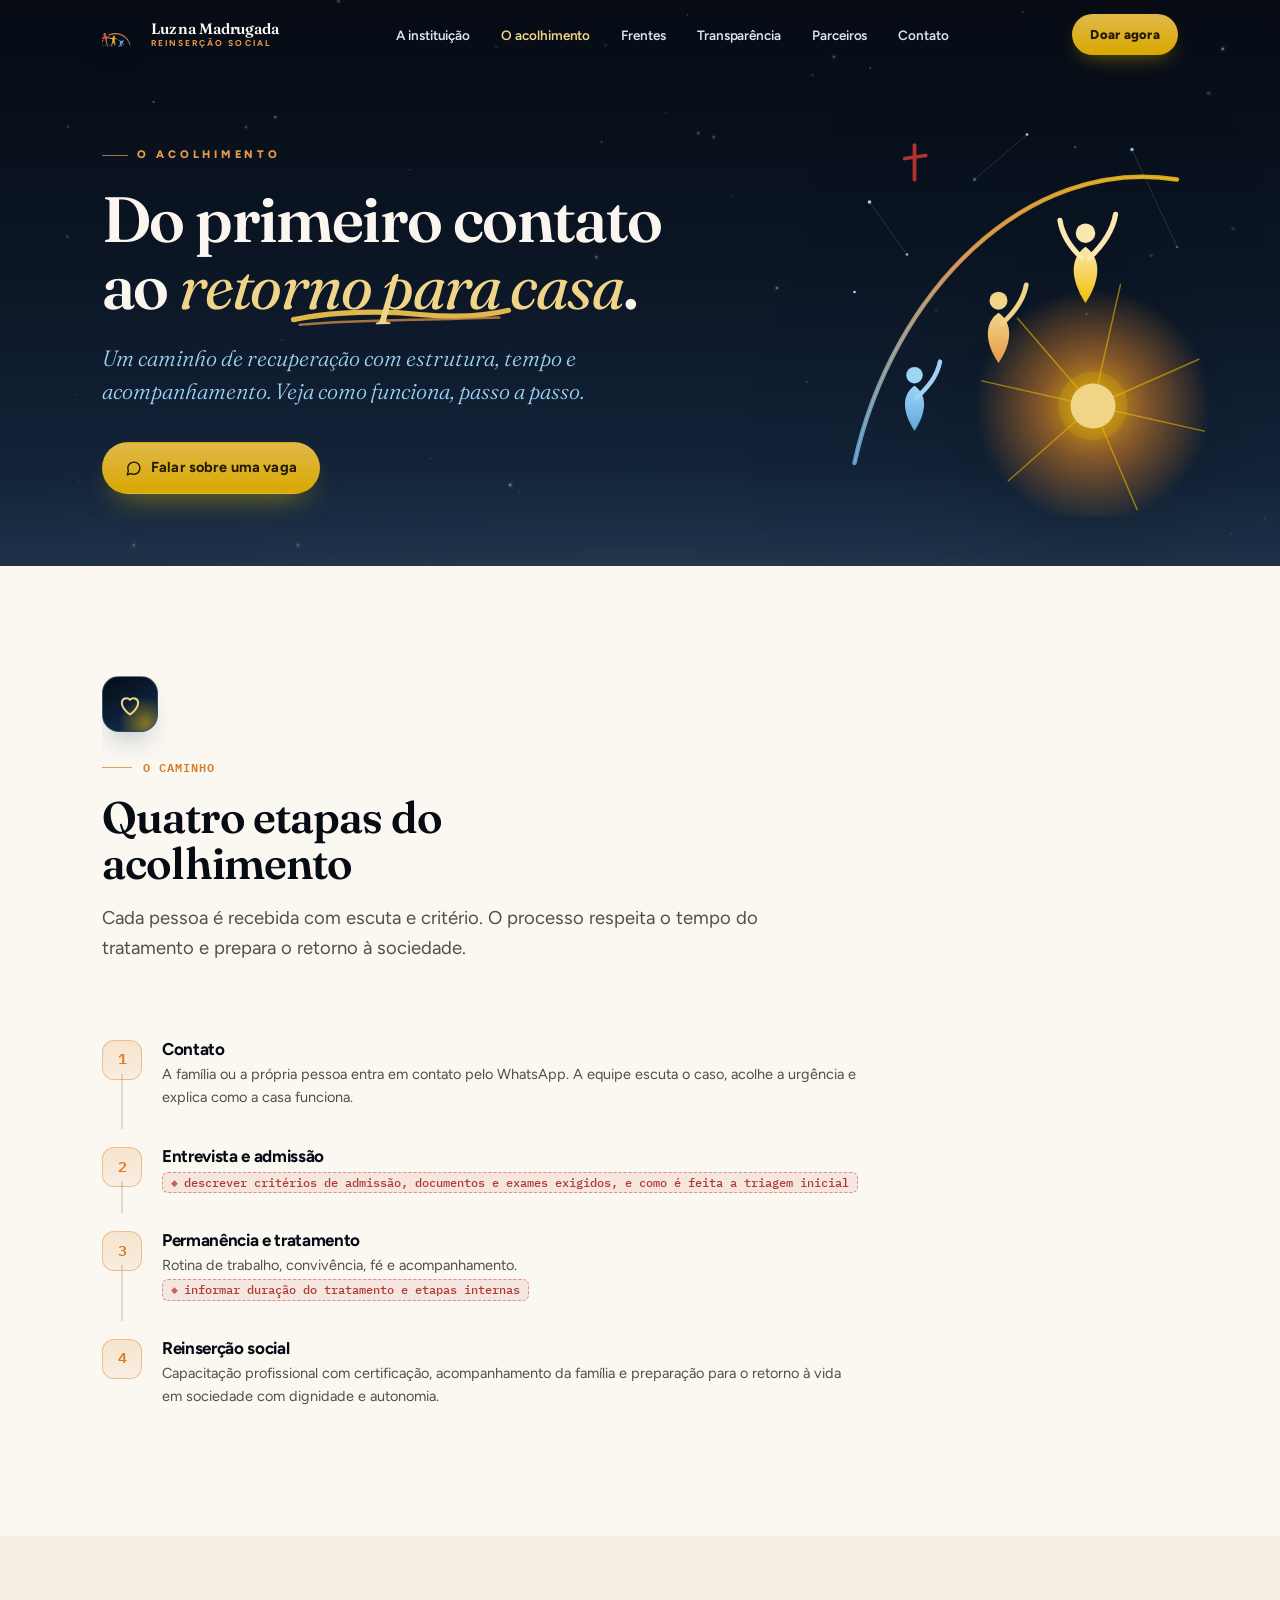
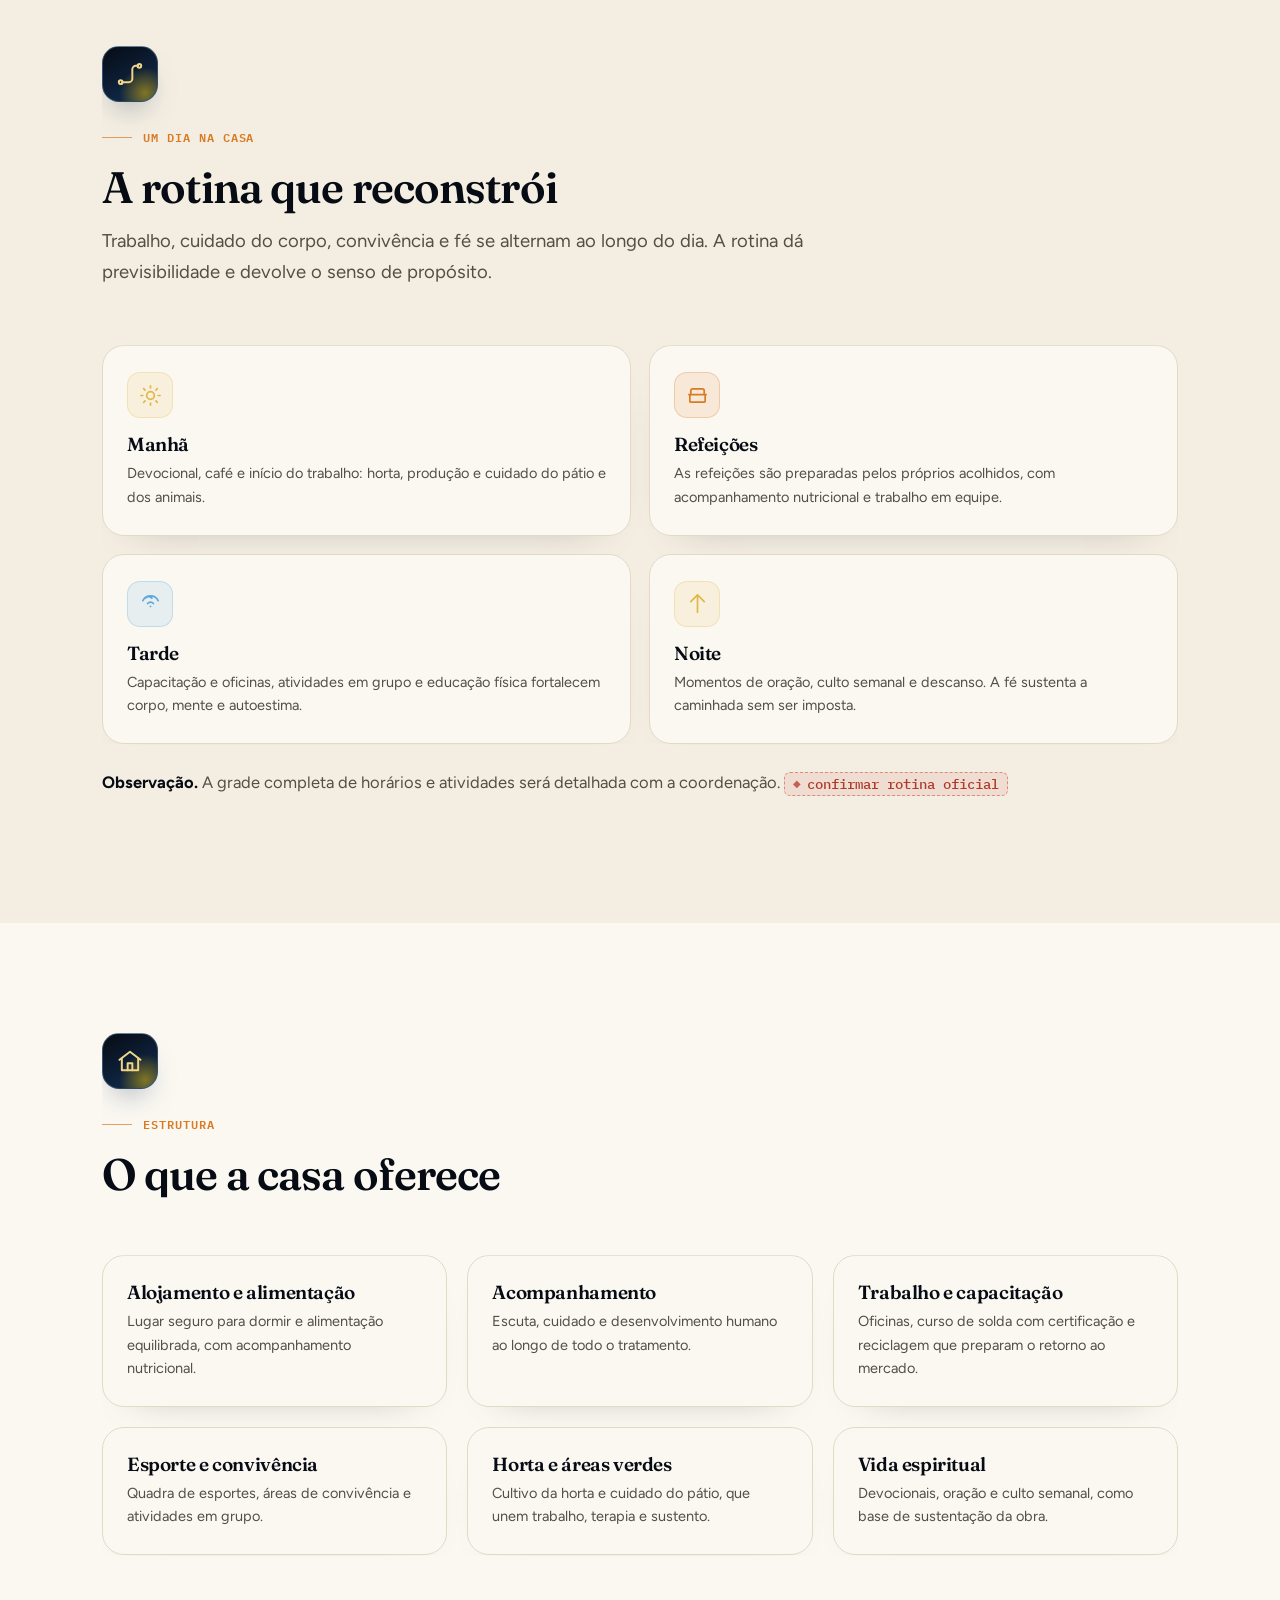
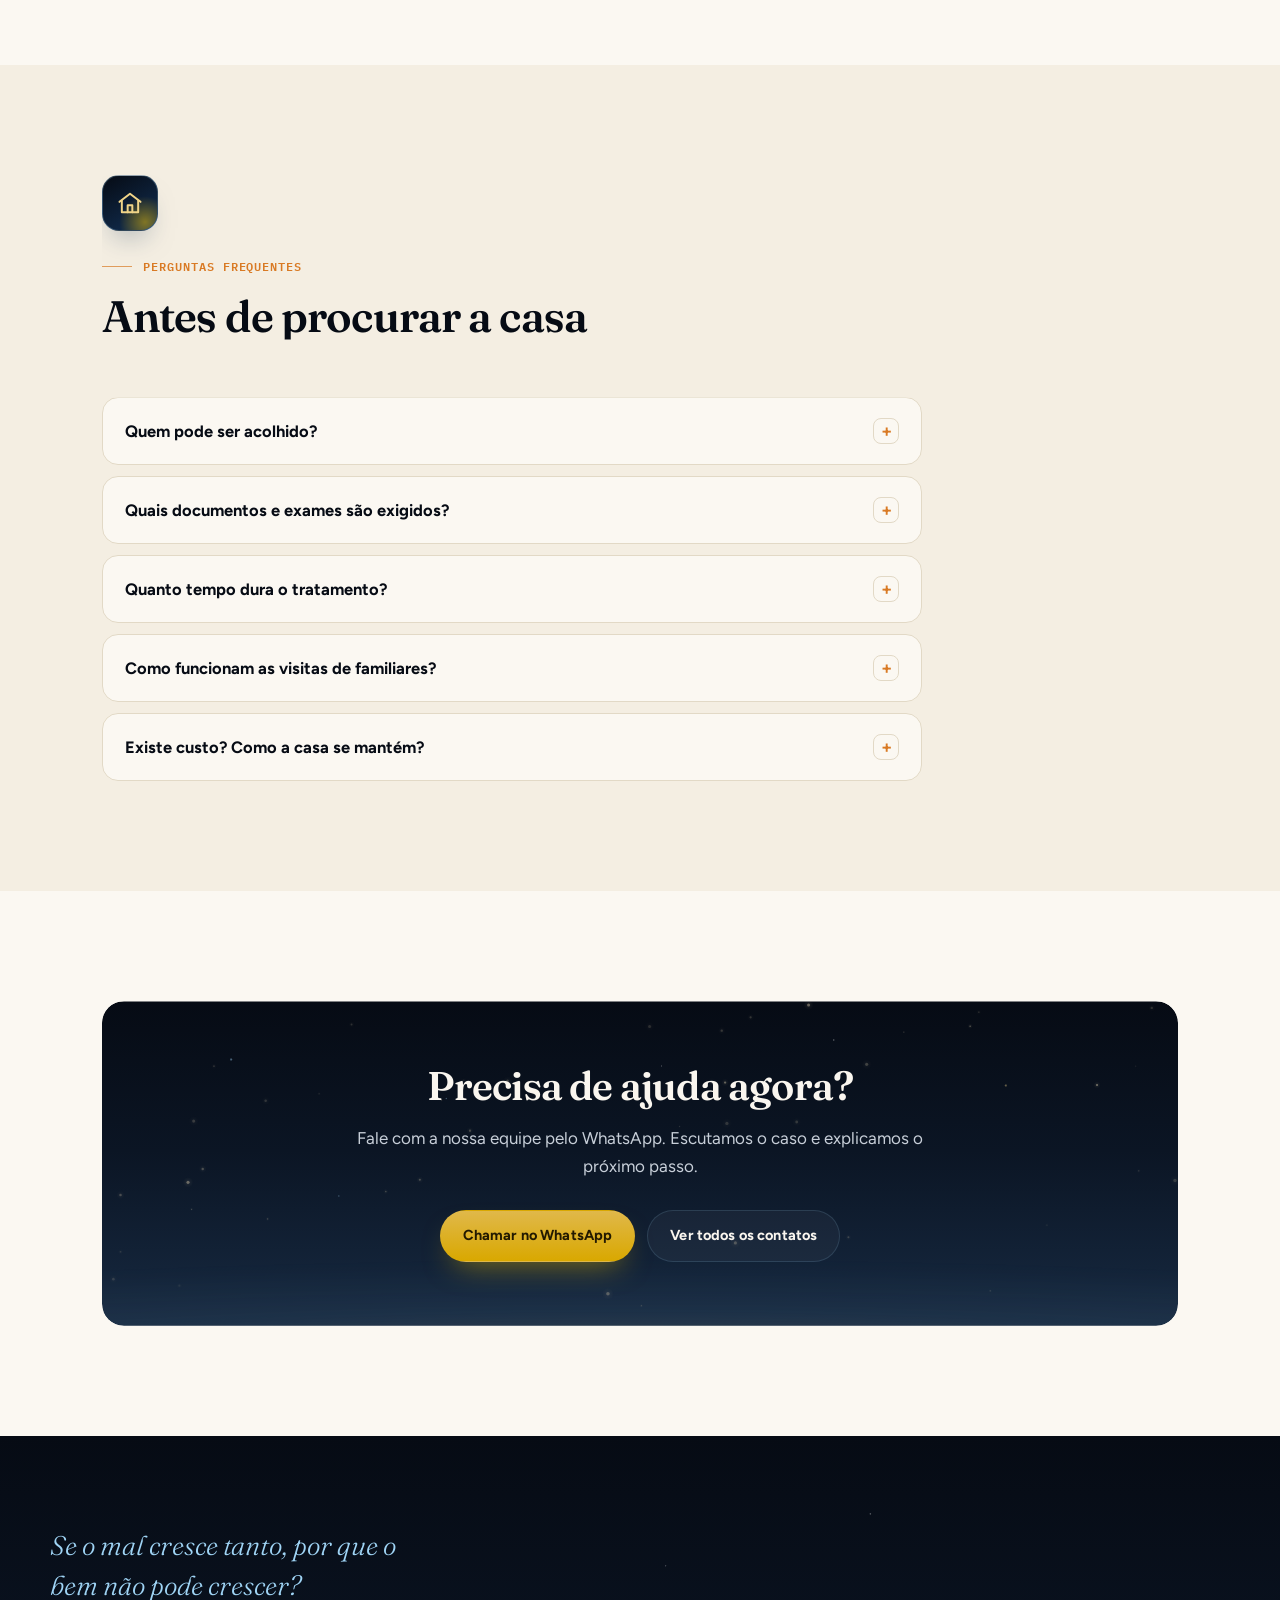
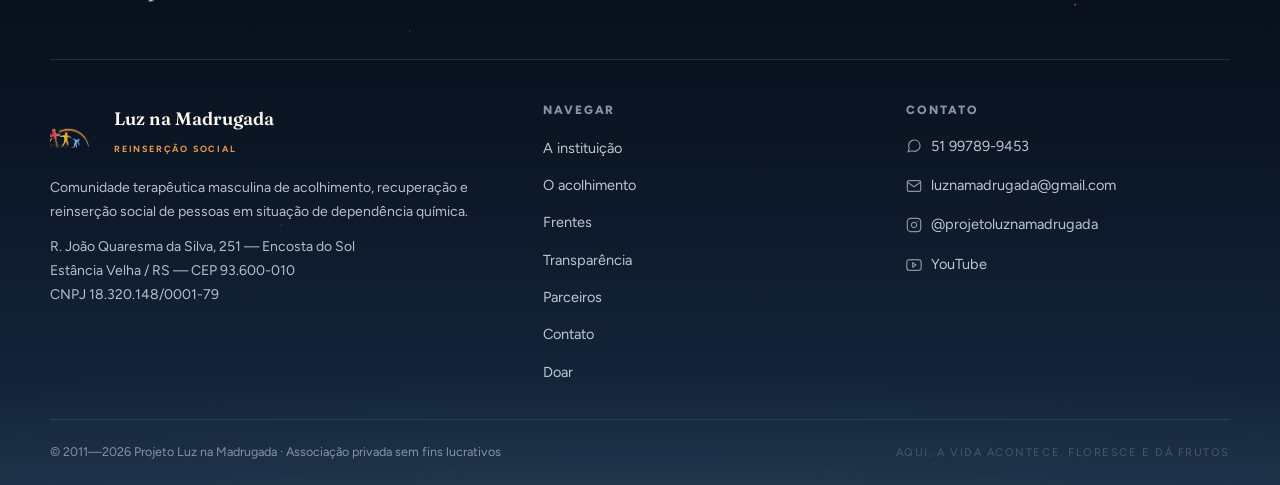
<file: acolhimento.html>
<!DOCTYPE html>
<html lang="pt-BR">
<head>
  <meta charset="UTF-8">
  <meta name="viewport" content="width=device-width, initial-scale=1.0">
  <title>O Acolhimento · Projeto Luz na Madrugada</title>
  <meta name="description" content="Como funciona o acolhimento no Projeto Luz na Madrugada: contato, admissão, permanência e reinserção. Etapas, rotina e visitas.">
  <meta name="theme-color" content="#060B14">
  <link rel="icon" href="assets/img/logo-luz-na-madrugada.png">
  <link rel="preconnect" href="https://fonts.googleapis.com">
  <link rel="preconnect" href="https://fonts.gstatic.com" crossorigin>
  <link rel="stylesheet" href="assets/css/site.css">
</head>
<body data-page="acolhimento" data-base="">
  <a class="skip-link" href="#conteudo">Ir para o conteúdo</a>
  <header data-site-nav></header>

  <main id="conteudo">

    <!-- ═══ HERO ═══ -->
    <section class="hero compacto">
      <div class="ceu"></div>
      <canvas class="estrelas"></canvas>
      <div class="hero-conteudo">
        <span class="kicker">O acolhimento</span>
        <h1>Do primeiro contato ao <em>retorno para casa</em>.</h1>
        <p class="lede">Um caminho de recuperação com estrutura, tempo e acompanhamento. Veja como funciona, passo a passo.</p>
        <div class="hero-acoes">
          <a class="btn btn-ouro" href="https://wa.me/5551997899453?text=Ol%C3%A1%2C%20vim%20pelo%20site%20do%20Projeto%20Luz%20na%20Madrugada.%20Preciso%20de%20ajuda%20e%20gostaria%20de%20saber%20sobre%20vaga%20de%20acolhimento." target="_blank" rel="noopener">
            <svg viewBox="0 0 24 24"><path d="M21 11.5a8.38 8.38 0 0 1-.9 3.8 8.5 8.5 0 0 1-7.6 4.7 8.38 8.38 0 0 1-3.8-.9L3 21l1.9-5.7a8.38 8.38 0 0 1-.9-3.8 8.5 8.5 0 0 1 4.7-7.6 8.38 8.38 0 0 1 3.8-.9h.5a8.48 8.48 0 0 1 8 8v.5z"/></svg>
            Falar sobre uma vaga
          </a>
        </div>
      </div>
    </section>

    <!-- ═══ ETAPAS ═══ -->
    <section class="secao papel">
      <div class="container">
        <div class="cabecalho-secao revelar">
          <span class="rotulo">O caminho</span>
          <h2 class="secao-titulo">Quatro etapas do acolhimento</h2>
          <p class="secao-lede">Cada pessoa é recebida com escuta e critério. O processo respeita o tempo do tratamento e prepara o retorno à sociedade.</p>
        </div>
        <div class="etapas revelar">
          <div class="etapa">
            <div class="etapa-num">1</div>
            <div class="etapa-txt"><h4>Contato</h4><p>A família ou a própria pessoa entra em contato pelo WhatsApp. A equipe escuta o caso, acolhe a urgência e explica como a casa funciona.</p></div>
          </div>
          <div class="etapa">
            <div class="etapa-num">2</div>
            <div class="etapa-txt"><h4>Entrevista e admissão</h4><p><span class="pendente">descrever critérios de admissão, documentos e exames exigidos, e como é feita a triagem inicial</span></p></div>
          </div>
          <div class="etapa">
            <div class="etapa-num">3</div>
            <div class="etapa-txt"><h4>Permanência e tratamento</h4><p>Rotina de trabalho, convivência, fé e acompanhamento. <span class="pendente">informar duração do tratamento e etapas internas</span></p></div>
          </div>
          <div class="etapa">
            <div class="etapa-num">4</div>
            <div class="etapa-txt"><h4>Reinserção social</h4><p>Capacitação profissional com certificação, acompanhamento da família e preparação para o retorno à vida em sociedade com dignidade e autonomia.</p></div>
          </div>
        </div>
      </div>
    </section>

    <!-- ═══ ROTINA DO DIA ═══ -->
    <section class="secao creme">
      <div class="container">
        <div class="cabecalho-secao revelar">
          <span class="rotulo">Um dia na casa</span>
          <h2 class="secao-titulo">A rotina que reconstrói</h2>
          <p class="secao-lede">Trabalho, cuidado do corpo, convivência e fé se alternam ao longo do dia. A rotina dá previsibilidade e devolve o senso de propósito.</p>
        </div>
        <div class="grade-4 revelar">
          <div class="card"><div class="ic" style="--cor:var(--dourado)"><svg viewBox="0 0 24 24"><circle cx="12" cy="12" r="4"/><path d="M12 2v2M12 20v2M4.9 4.9l1.4 1.4M17.7 17.7l1.4 1.4M2 12h2M20 12h2M4.9 19.1l1.4-1.4M17.7 6.3l1.4-1.4"/></svg></div><h3>Manhã</h3><p>Devocional, café e início do trabalho: horta, produção e cuidado do pátio e dos animais.</p></div>
          <div class="card"><div class="ic" style="--cor:var(--ambar)"><svg viewBox="0 0 24 24"><path d="M3 11h18M5 11V7a2 2 0 0 1 2-2h10a2 2 0 0 1 2 2v4M4 11v7a1 1 0 0 0 1 1h14a1 1 0 0 0 1-1v-7"/></svg></div><h3>Refeições</h3><p>As refeições são preparadas pelos próprios acolhidos, com acompanhamento nutricional e trabalho em equipe.</p></div>
          <div class="card"><div class="ic" style="--cor:var(--celeste)"><svg viewBox="0 0 24 24"><path d="M6.5 6.5a5 5 0 0 1 7 0M4 9a9 9 0 0 1 16 0M9 12a4 4 0 0 1 6 0M12 15v0"/></svg></div><h3>Tarde</h3><p>Capacitação e oficinas, atividades em grupo e educação física fortalecem corpo, mente e autoestima.</p></div>
          <div class="card"><div class="ic" style="--cor:var(--dourado)"><svg viewBox="0 0 24 24"><path d="M12 3v18M5 10l7-7 7 7"/></svg></div><h3>Noite</h3><p>Momentos de oração, culto semanal e descanso. A fé sustenta a caminhada sem ser imposta.</p></div>
        </div>
        <p class="corpo revelar" style="margin-top:24px;text-align:left"><strong>Observação.</strong> A grade completa de horários e atividades será detalhada com a coordenação. <span class="pendente">confirmar rotina oficial</span></p>
      </div>
    </section>

    <!-- ═══ O QUE A CASA OFERECE ═══ -->
    <section class="secao papel">
      <div class="container">
        <div class="cabecalho-secao revelar">
          <span class="rotulo">Estrutura</span>
          <h2 class="secao-titulo">O que a casa oferece</h2>
        </div>
        <div class="grade-3 revelar">
          <div class="card"><h3>Alojamento e alimentação</h3><p>Lugar seguro para dormir e alimentação equilibrada, com acompanhamento nutricional.</p></div>
          <div class="card"><h3>Acompanhamento</h3><p>Escuta, cuidado e desenvolvimento humano ao longo de todo o tratamento.</p></div>
          <div class="card"><h3>Trabalho e capacitação</h3><p>Oficinas, curso de solda com certificação e reciclagem que preparam o retorno ao mercado.</p></div>
          <div class="card"><h3>Esporte e convivência</h3><p>Quadra de esportes, áreas de convivência e atividades em grupo.</p></div>
          <div class="card"><h3>Horta e áreas verdes</h3><p>Cultivo da horta e cuidado do pátio, que unem trabalho, terapia e sustento.</p></div>
          <div class="card"><h3>Vida espiritual</h3><p>Devocionais, oração e culto semanal, como base de sustentação da obra.</p></div>
        </div>
      </div>
    </section>

    <!-- ═══ VISITAS / REQUISITOS ═══ -->
    <section class="secao creme">
      <div class="container" data-acc-grupo>
        <div class="cabecalho-secao revelar">
          <span class="rotulo">Perguntas frequentes</span>
          <h2 class="secao-titulo">Antes de procurar a casa</h2>
        </div>
        <div class="revelar" style="max-width:820px">
          <div class="acc">
            <button class="acc-cab">Quem pode ser acolhido?<span class="acc-sinal">+</span></button>
            <div class="acc-corpo"><div class="acc-inner"><div class="acc-conteudo">
              <p>A casa é uma comunidade terapêutica masculina, voltada a homens em situação de dependência química que buscam recuperação. <span class="pendente">confirmar faixa etária e critérios de elegibilidade</span></p>
            </div></div></div>
          </div>
          <div class="acc">
            <button class="acc-cab">Quais documentos e exames são exigidos?<span class="acc-sinal">+</span></button>
            <div class="acc-corpo"><div class="acc-inner"><div class="acc-conteudo">
              <p><span class="pendente">listar documentos, exames médicos e encaminhamentos necessários para a admissão</span></p>
            </div></div></div>
          </div>
          <div class="acc">
            <button class="acc-cab">Quanto tempo dura o tratamento?<span class="acc-sinal">+</span></button>
            <div class="acc-corpo"><div class="acc-inner"><div class="acc-conteudo">
              <p><span class="pendente">informar duração do programa e as fases da permanência</span></p>
            </div></div></div>
          </div>
          <div class="acc">
            <button class="acc-cab">Como funcionam as visitas de familiares?<span class="acc-sinal">+</span></button>
            <div class="acc-corpo"><div class="acc-inner"><div class="acc-conteudo">
              <p>As visitas fortalecem o vínculo com a família e fazem parte do processo. <span class="pendente">informar dias, horários e regras de visita</span></p>
            </div></div></div>
          </div>
          <div class="acc">
            <button class="acc-cab">Existe custo? Como a casa se mantém?<span class="acc-sinal">+</span></button>
            <div class="acc-corpo"><div class="acc-inner"><div class="acc-conteudo">
              <p>A casa se sustenta com doações, parcerias e a produção interna. <span class="pendente">esclarecer se há contribuição da família e como é calculada</span> Conheça as formas de apoiar na página de doação.</p>
            </div></div></div>
          </div>
        </div>
      </div>
    </section>

    <!-- ═══ CTA ═══ -->
    <section class="secao papel">
      <div class="container revelar">
        <div class="faixa-cta">
          <div class="ceu"></div>
          <canvas class="estrelas"></canvas>
          <h2>Precisa de ajuda agora?</h2>
          <p>Fale com a nossa equipe pelo WhatsApp. Escutamos o caso e explicamos o próximo passo.</p>
          <div class="hero-acoes">
            <a class="btn btn-ouro" href="https://wa.me/5551997899453?text=Ol%C3%A1%2C%20vim%20pelo%20site%20do%20Projeto%20Luz%20na%20Madrugada.%20Preciso%20de%20ajuda%20e%20gostaria%20de%20saber%20sobre%20vaga%20de%20acolhimento." target="_blank" rel="noopener">Chamar no WhatsApp</a>
            <a class="btn btn-linha" href="contato.html">Ver todos os contatos</a>
          </div>
        </div>
      </div>
    </section>

  </main>

  <footer data-site-footer></footer>
  <script src="assets/js/site.js"></script>
</body>
</html>
</file>
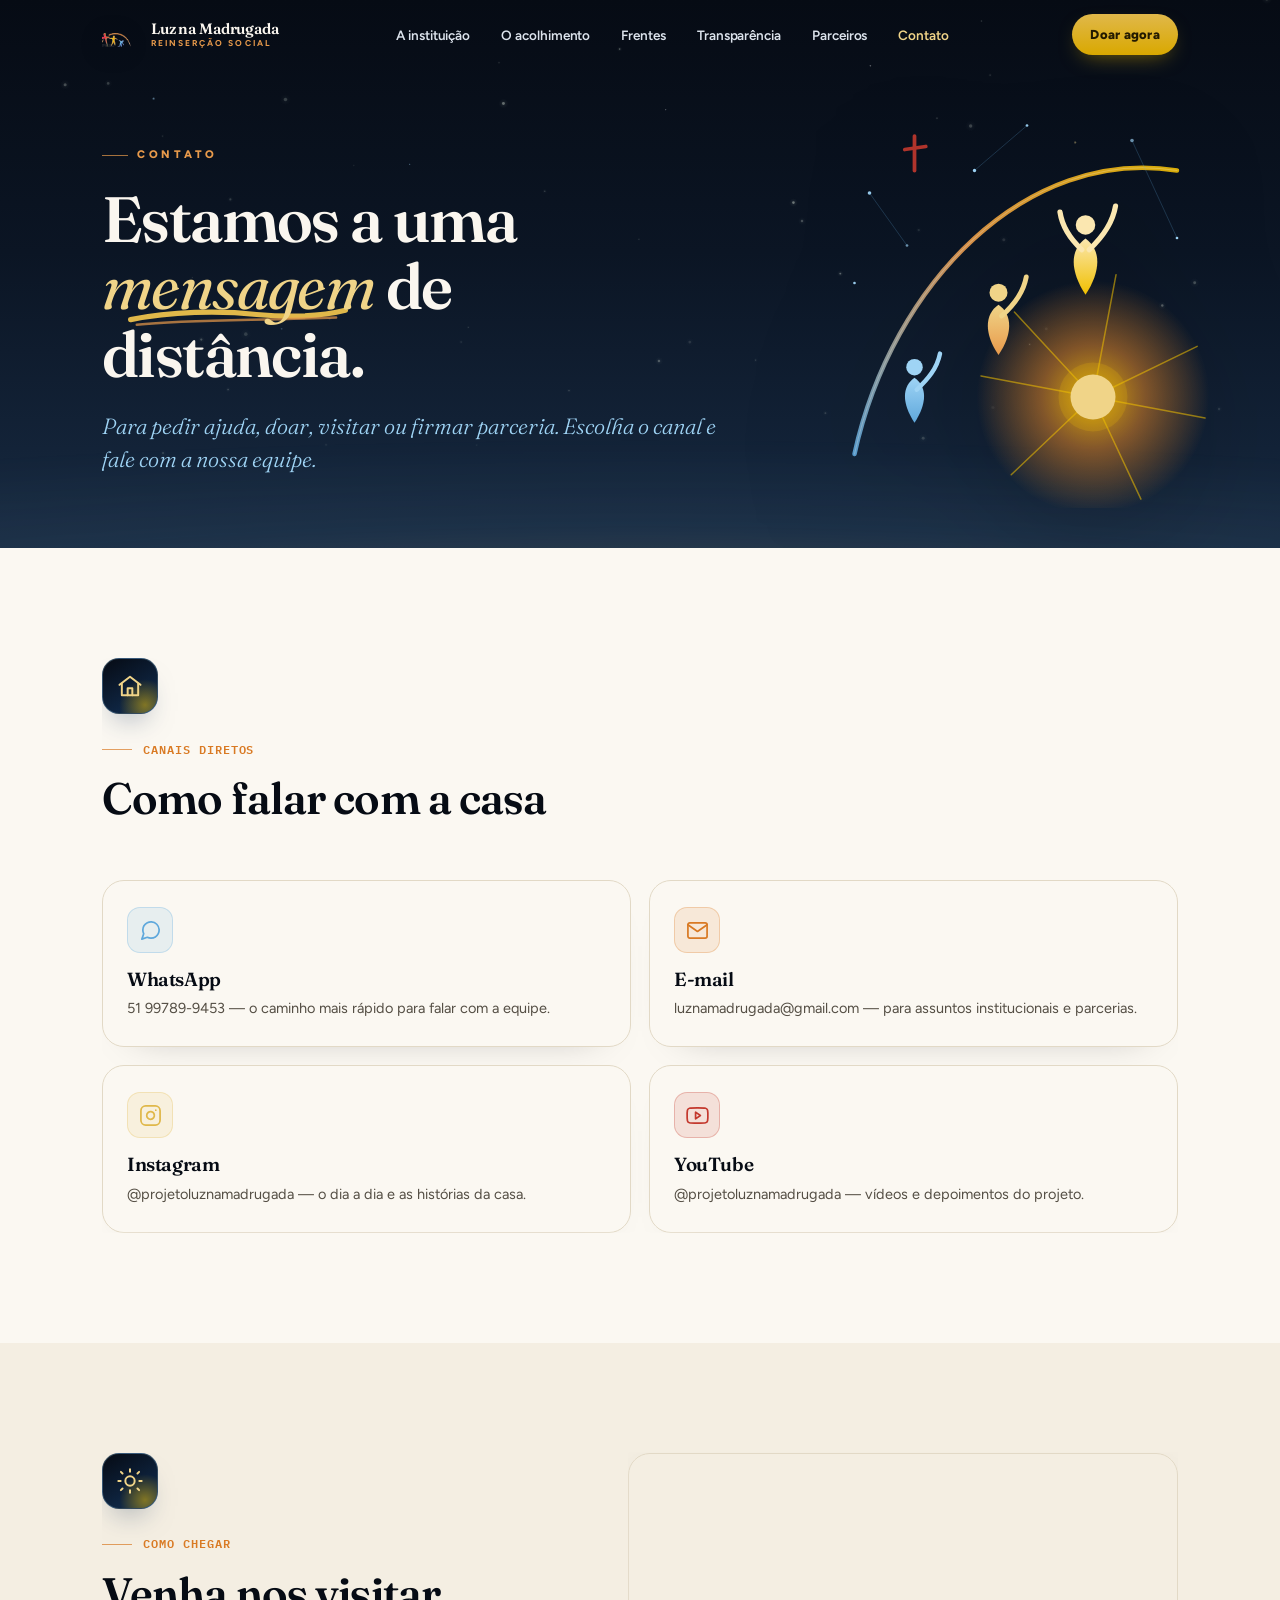
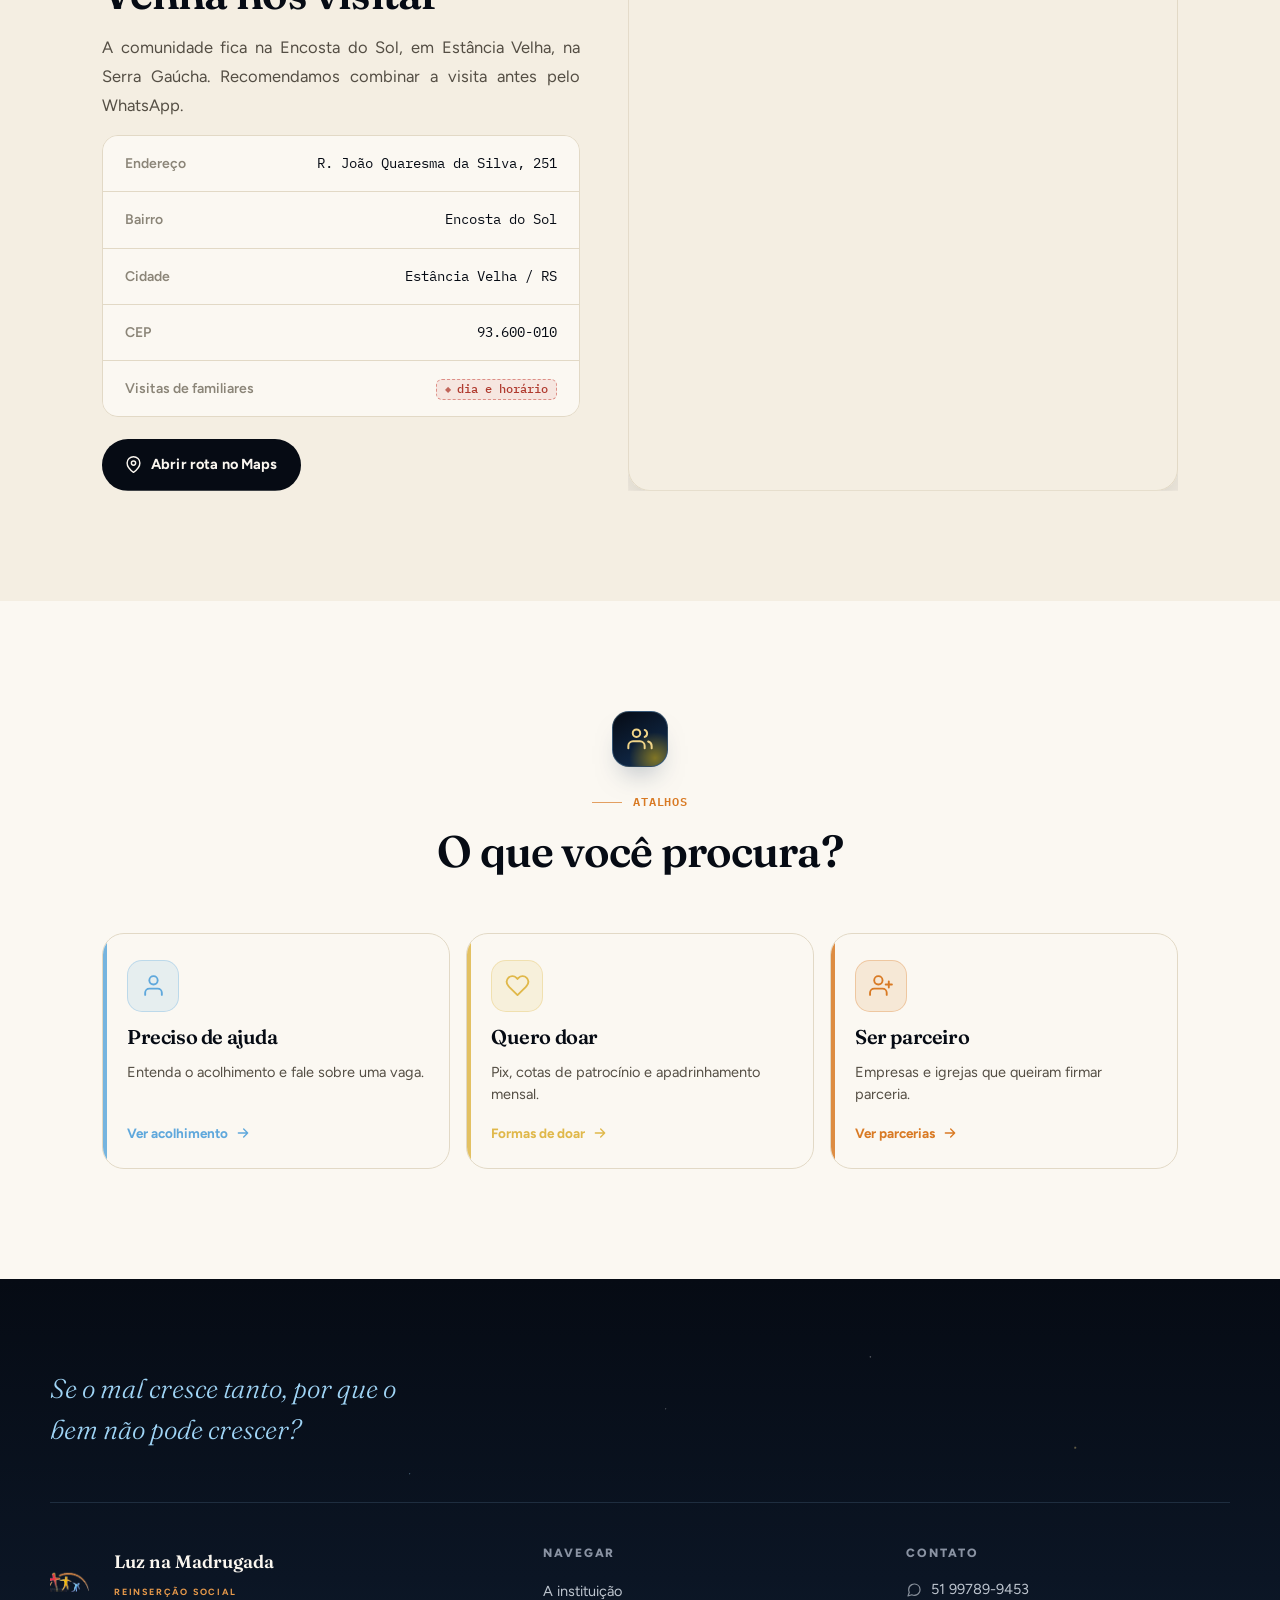
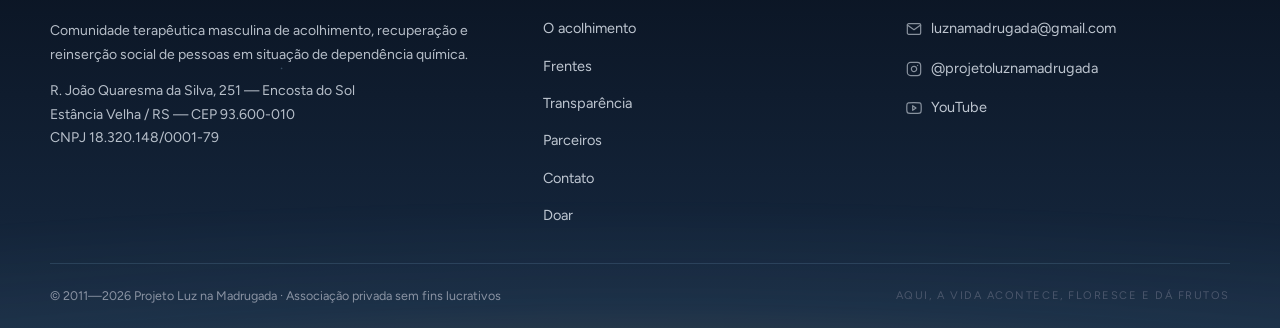
<file: contato.html>
<!DOCTYPE html>
<html lang="pt-BR">
<head>
  <meta charset="UTF-8">
  <meta name="viewport" content="width=device-width, initial-scale=1.0">
  <title>Contato · Projeto Luz na Madrugada</title>
  <meta name="description" content="Fale com o Projeto Luz na Madrugada: WhatsApp, e-mail, redes sociais e como chegar à comunidade terapêutica em Estância Velha, RS.">
  <meta name="theme-color" content="#060B14">
  <link rel="icon" href="assets/img/logo-luz-na-madrugada.png">
  <link rel="preconnect" href="https://fonts.googleapis.com">
  <link rel="preconnect" href="https://fonts.gstatic.com" crossorigin>
  <link rel="stylesheet" href="assets/css/site.css">
</head>
<body data-page="contato" data-base="">
  <a class="skip-link" href="#conteudo">Ir para o conteúdo</a>
  <header data-site-nav></header>

  <main id="conteudo">

    <!-- ═══ HERO ═══ -->
    <section class="hero compacto">
      <div class="ceu"></div>
      <canvas class="estrelas"></canvas>
      <div class="hero-conteudo">
        <span class="kicker">Contato</span>
        <h1>Estamos a uma <em>mensagem</em> de distância.</h1>
        <p class="lede">Para pedir ajuda, doar, visitar ou firmar parceria. Escolha o canal e fale com a nossa equipe.</p>
      </div>
    </section>

    <!-- ═══ CANAIS ═══ -->
    <section class="secao papel">
      <div class="container">
        <div class="cabecalho-secao revelar">
          <span class="rotulo">Canais diretos</span>
          <h2 class="secao-titulo">Como falar com a casa</h2>
        </div>
        <div class="grade-4 revelar">
          <a class="card" style="--cor:var(--celeste);text-decoration:none;display:block" href="https://wa.me/5551997899453?text=Ol%C3%A1%2C%20vim%20pelo%20site%20do%20Projeto%20Luz%20na%20Madrugada." target="_blank" rel="noopener">
            <div class="ic"><svg viewBox="0 0 24 24"><path d="M21 11.5a8.38 8.38 0 0 1-.9 3.8 8.5 8.5 0 0 1-7.6 4.7 8.38 8.38 0 0 1-3.8-.9L3 21l1.9-5.7a8.38 8.38 0 0 1-.9-3.8 8.5 8.5 0 0 1 4.7-7.6 8.38 8.38 0 0 1 3.8-.9h.5a8.48 8.48 0 0 1 8 8v.5z"/></svg></div>
            <h3>WhatsApp</h3><p>51 99789-9453 — o caminho mais rápido para falar com a equipe.</p>
          </a>
          <a class="card" style="--cor:var(--ambar);text-decoration:none;display:block" href="mailto:luznamadrugada@gmail.com">
            <div class="ic"><svg viewBox="0 0 24 24"><rect x="2" y="4" width="20" height="16" rx="2"/><path d="m22 6-10 7L2 6"/></svg></div>
            <h3>E-mail</h3><p>luznamadrugada@gmail.com — para assuntos institucionais e parcerias.</p>
          </a>
          <a class="card" style="--cor:var(--dourado);text-decoration:none;display:block" href="https://www.instagram.com/projetoluznamadrugada/" target="_blank" rel="noopener">
            <div class="ic"><svg viewBox="0 0 24 24"><rect x="2" y="2" width="20" height="20" rx="5"/><path d="M16 11.37A4 4 0 1 1 12.63 8 4 4 0 0 1 16 11.37z"/><line x1="17.5" y1="6.5" x2="17.51" y2="6.5"/></svg></div>
            <h3>Instagram</h3><p>@projetoluznamadrugada — o dia a dia e as histórias da casa.</p>
          </a>
          <a class="card" style="--cor:var(--carmim);text-decoration:none;display:block" href="https://www.youtube.com/@projetoluznamadrugada" target="_blank" rel="noopener">
            <div class="ic"><svg viewBox="0 0 24 24"><path d="M22.5 6.4a2.8 2.8 0 0 0-2-2C18.9 4 12 4 12 4s-6.9 0-8.5.4a2.8 2.8 0 0 0-2 2A29 29 0 0 0 1.2 12a29 29 0 0 0 .3 5.6 2.8 2.8 0 0 0 2 2C5.1 20 12 20 12 20s6.9 0 8.5-.4a2.8 2.8 0 0 0 2-2 29 29 0 0 0 .3-5.6 29 29 0 0 0-.3-5.6z"/><path d="M10 15.5l5-3.5-5-3.5z"/></svg></div>
            <h3>YouTube</h3><p>@projetoluznamadrugada — vídeos e depoimentos do projeto.</p>
          </a>
        </div>
      </div>
    </section>

    <!-- ═══ COMO CHEGAR ═══ -->
    <section class="secao creme">
      <div class="container" style="display:grid;grid-template-columns:1fr 1.15fr;gap:clamp(28px,4vw,48px);align-items:stretch">
        <div class="revelar">
          <span class="rotulo">Como chegar</span>
          <h2 class="secao-titulo">Venha nos visitar</h2>
          <p class="corpo" style="margin-top:16px">A comunidade fica na Encosta do Sol, em Estância Velha, na Serra Gaúcha. Recomendamos combinar a visita antes pelo WhatsApp.</p>
          <dl class="dados" style="margin-top:8px">
            <div class="dado"><dt>Endereço</dt><dd>R. João Quaresma da Silva, 251</dd></div>
            <div class="dado"><dt>Bairro</dt><dd>Encosta do Sol</dd></div>
            <div class="dado"><dt>Cidade</dt><dd>Estância Velha / RS</dd></div>
            <div class="dado"><dt>CEP</dt><dd>93.600-010</dd></div>
            <div class="dado"><dt>Visitas de familiares</dt><dd><span class="pendente">dia e horário</span></dd></div>
          </dl>
          <div class="hero-acoes" style="margin-top:22px">
            <a class="btn btn-escuro" href="https://maps.app.goo.gl/qRP46K45zj7EHCPA6" target="_blank" rel="noopener">
              <svg viewBox="0 0 24 24"><path d="M21 10c0 7-9 13-9 13s-9-6-9-13a9 9 0 0 1 18 0z"/><circle cx="12" cy="10" r="3"/></svg>
              Abrir rota no Maps
            </a>
          </div>
        </div>
        <div class="revelar" style="border-radius:var(--raio-g);overflow:hidden;border:1px solid var(--linha);min-height:340px;box-shadow:var(--sombra)">
          <iframe
            title="Mapa · Projeto Luz na Madrugada"
            src="https://www.google.com/maps?q=R.%20Jo%C3%A3o%20Quaresma%20da%20Silva%2C%20251%2C%20Est%C3%A2ncia%20Velha%20-%20RS%2C%2093600-010&output=embed"
            style="width:100%;height:100%;min-height:340px;border:0;display:block"
            loading="lazy" referrerpolicy="no-referrer-when-downgrade"></iframe>
        </div>
      </div>
    </section>

    <!-- ═══ ATALHOS ═══ -->
    <section class="secao papel">
      <div class="container">
        <div class="cabecalho-secao centro revelar">
          <span class="rotulo">Atalhos</span>
          <h2 class="secao-titulo">O que você procura?</h2>
        </div>
        <div class="portas revelar">
          <a class="porta" style="--cor:var(--celeste)" href="acolhimento.html">
            <div class="porta-icone"><svg viewBox="0 0 24 24"><path d="M20 21v-2a4 4 0 0 0-4-4H8a4 4 0 0 0-4 4v2"/><circle cx="12" cy="7" r="4"/></svg></div>
            <h3>Preciso de ajuda</h3><p>Entenda o acolhimento e fale sobre uma vaga.</p>
            <span class="porta-link">Ver acolhimento <svg viewBox="0 0 24 24"><path d="M5 12h14M13 6l6 6-6 6"/></svg></span>
          </a>
          <a class="porta" style="--cor:var(--dourado)" href="doar.html">
            <div class="porta-icone"><svg viewBox="0 0 24 24"><path d="M20.8 4.6a5.5 5.5 0 0 0-7.8 0L12 5.7l-1-1.1a5.5 5.5 0 0 0-7.8 7.8l1 1.1L12 21.2l7.8-7.7 1-1.1a5.5 5.5 0 0 0 0-7.8z"/></svg></div>
            <h3>Quero doar</h3><p>Pix, cotas de patrocínio e apadrinhamento mensal.</p>
            <span class="porta-link">Formas de doar <svg viewBox="0 0 24 24"><path d="M5 12h14M13 6l6 6-6 6"/></svg></span>
          </a>
          <a class="porta" style="--cor:var(--ambar)" href="parceiros.html">
            <div class="porta-icone"><svg viewBox="0 0 24 24"><path d="M17 21v-2a4 4 0 0 0-4-4H5a4 4 0 0 0-4 4v2"/><circle cx="9" cy="7" r="4"/><path d="M22 11h-6M19 8v6"/></svg></div>
            <h3>Ser parceiro</h3><p>Empresas e igrejas que queiram firmar parceria.</p>
            <span class="porta-link">Ver parcerias <svg viewBox="0 0 24 24"><path d="M5 12h14M13 6l6 6-6 6"/></svg></span>
          </a>
        </div>
      </div>
    </section>

  </main>

  <footer data-site-footer></footer>
  <script src="assets/js/site.js"></script>
</body>
</html>
</file>
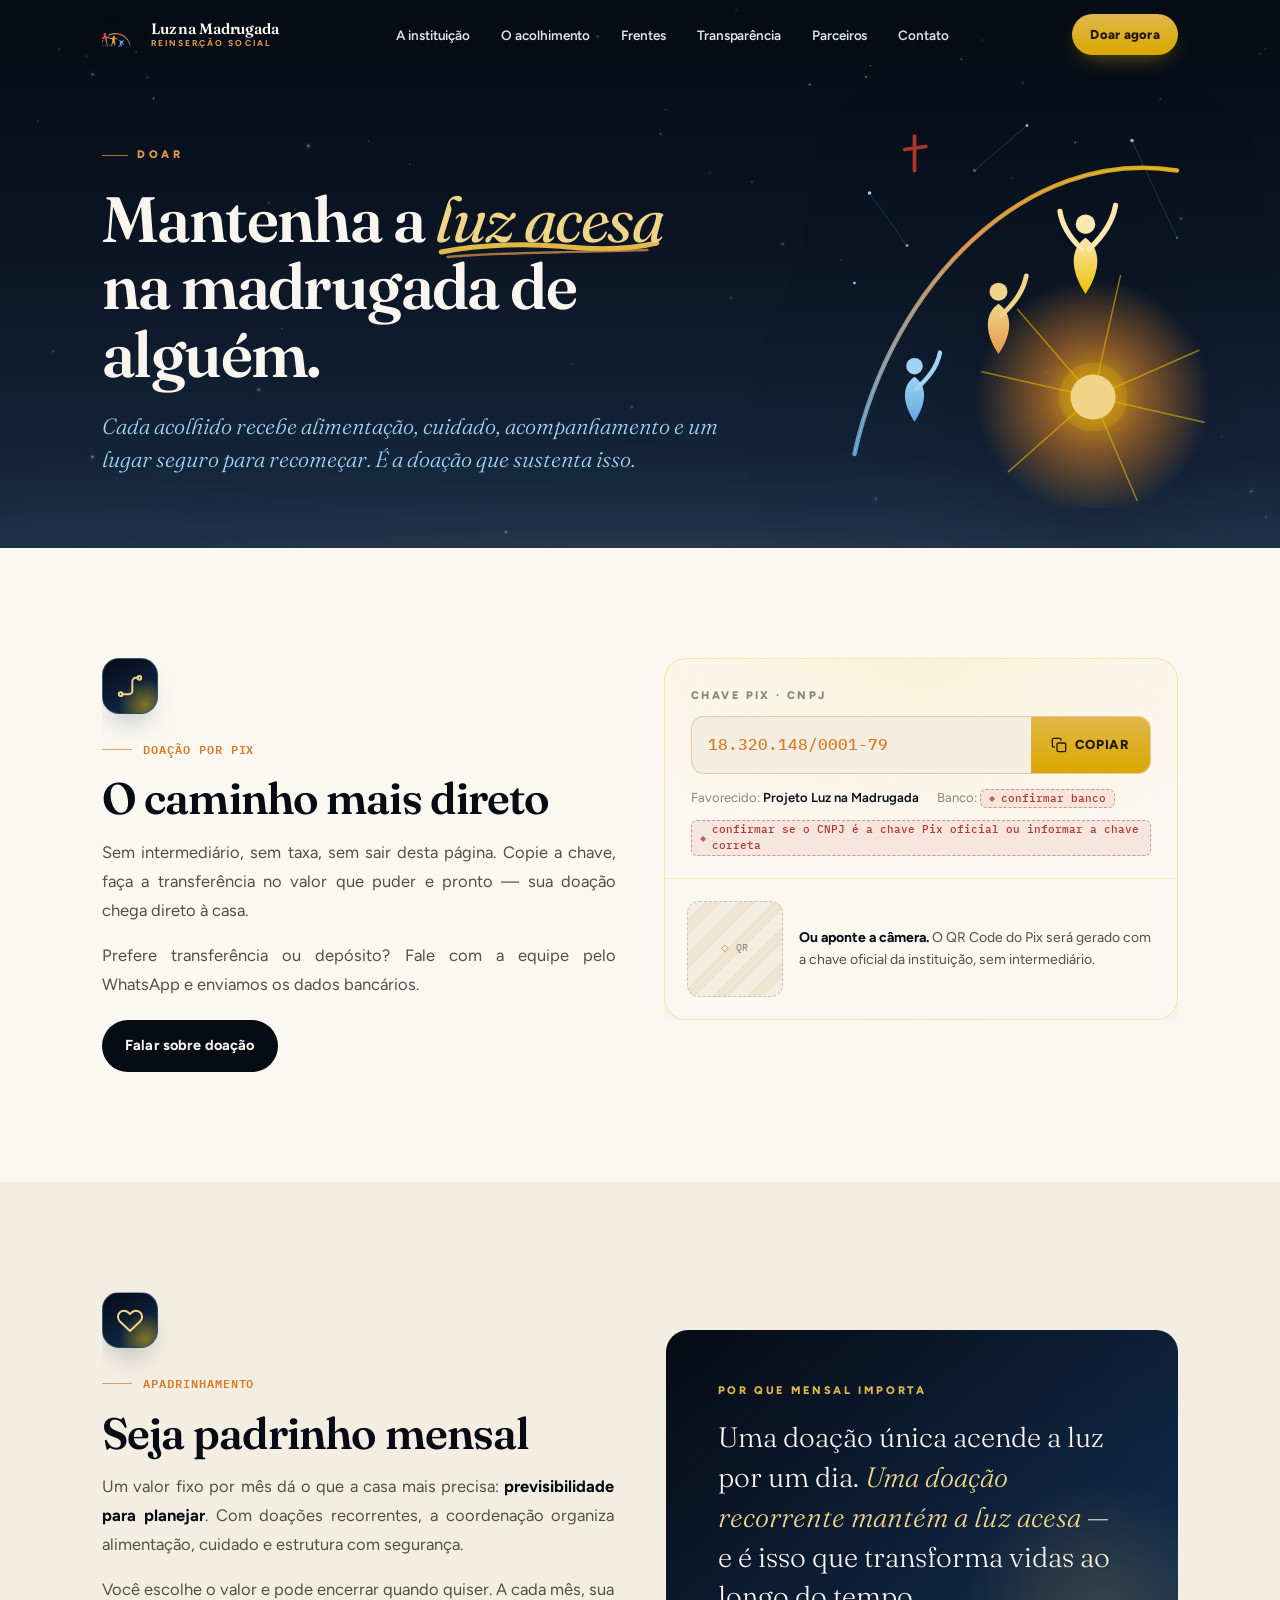
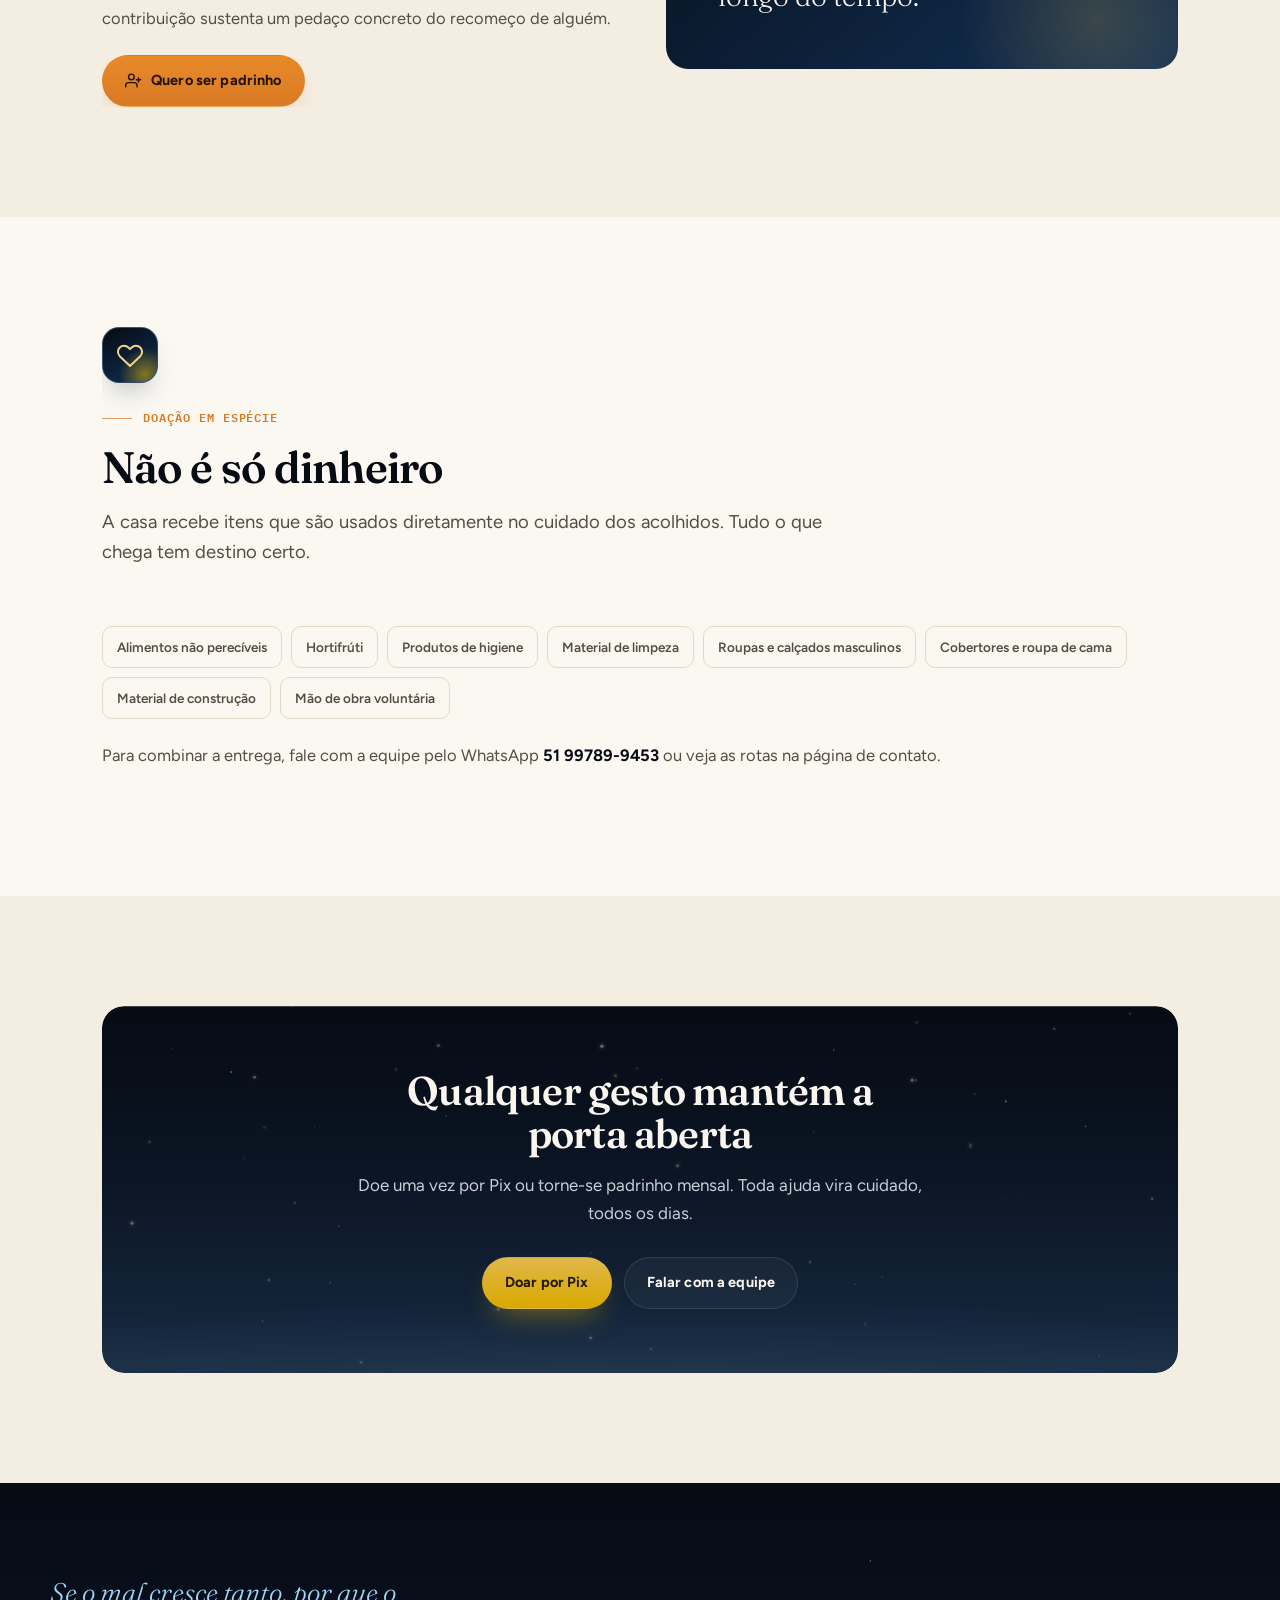
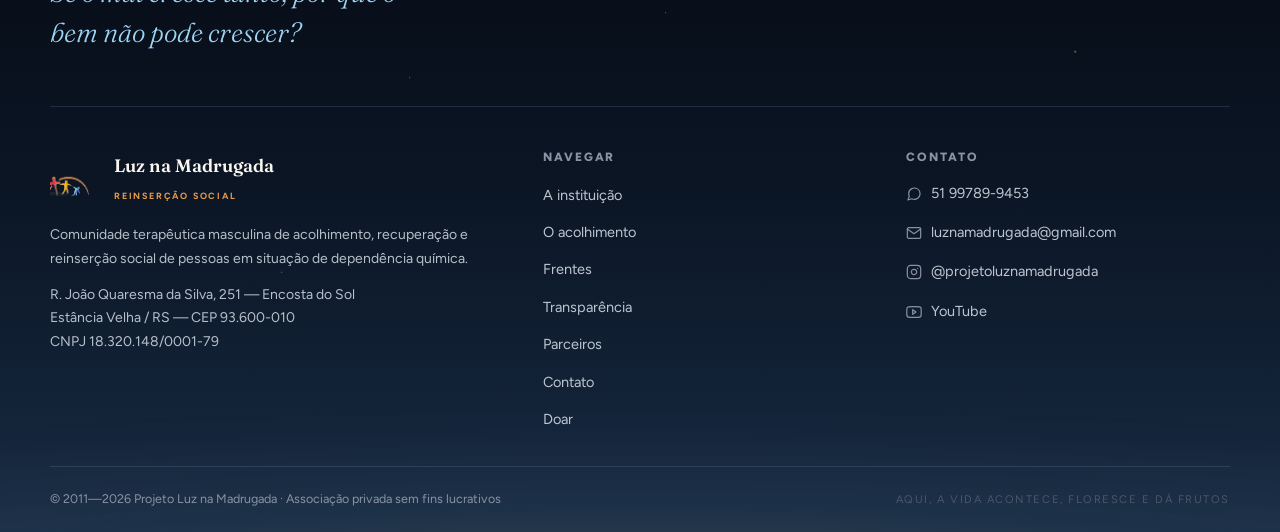
<file: doar.html>
<!DOCTYPE html>
<html lang="pt-BR">
<head>
  <meta charset="UTF-8">
  <meta name="viewport" content="width=device-width, initial-scale=1.0">
  <title>Doar · Projeto Luz na Madrugada</title>
  <meta name="description" content="Doe por Pix, seja padrinho mensal, patrocine uma cota ou doe itens. Cada gesto ajuda a manter a luz acesa no Projeto Luz na Madrugada.">
  <meta name="theme-color" content="#060B14">
  <link rel="icon" href="assets/img/logo-luz-na-madrugada.png">
  <link rel="preconnect" href="https://fonts.googleapis.com">
  <link rel="preconnect" href="https://fonts.gstatic.com" crossorigin>
  <link rel="stylesheet" href="assets/css/site.css">
</head>
<body data-page="doar" data-base="">
  <a class="skip-link" href="#conteudo">Ir para o conteúdo</a>
  <header data-site-nav></header>

  <main id="conteudo">

    <!-- ═══ HERO ═══ -->
    <section class="hero compacto">
      <div class="ceu"></div>
      <canvas class="estrelas"></canvas>
      <div class="hero-conteudo">
        <span class="kicker">Doar</span>
        <h1>Mantenha a <em>luz acesa</em> na madrugada de alguém.</h1>
        <p class="lede">Cada acolhido recebe alimentação, cuidado, acompanhamento e um lugar seguro para recomeçar. É a doação que sustenta isso.</p>
      </div>
    </section>

    <!-- ═══ PIX ═══ -->
    <section class="secao papel">
      <div class="container" style="display:grid;grid-template-columns:1fr 1fr;gap:clamp(28px,4vw,48px);align-items:start">
        <div class="revelar">
          <span class="rotulo">Doação por Pix</span>
          <h2 class="secao-titulo">O caminho mais direto</h2>
          <p class="corpo" style="margin-top:16px">Sem intermediário, sem taxa, sem sair desta página. Copie a chave, faça a transferência no valor que puder e pronto — sua doação chega direto à casa.</p>
          <p class="corpo">Prefere transferência ou depósito? Fale com a equipe pelo WhatsApp e enviamos os dados bancários.</p>
          <div class="hero-acoes" style="margin-top:22px">
            <a class="btn btn-escuro" href="https://wa.me/5551997899453?text=Ol%C3%A1!%20Quero%20fazer%20uma%20doa%C3%A7%C3%A3o%20para%20o%20Projeto%20Luz%20na%20Madrugada." target="_blank" rel="noopener">Falar sobre doação</a>
          </div>
        </div>

        <div class="revelar">
          <div class="pix-bloco">
            <div class="pix-topo">
              <div class="pix-label">Chave Pix · CNPJ</div>
              <div class="pix-caixa">
                <div class="pix-chave" id="chave-pix">18.320.148/0001-79</div>
                <button class="pix-copiar" type="button" data-copiar="#chave-pix">
                  <svg viewBox="0 0 24 24"><rect x="9" y="9" width="13" height="13" rx="2"/><path d="M5 15H4a2 2 0 0 1-2-2V4a2 2 0 0 1 2-2h9a2 2 0 0 1 2 2v1"/></svg>
                  <span>Copiar</span>
                </button>
              </div>
              <div class="pix-info">
                <div>Favorecido: <b>Projeto Luz na Madrugada</b></div>
                <div>Banco: <b><span class="pendente">confirmar banco</span></b></div>
              </div>
              <p style="margin-top:12px;font-size:13px;color:var(--cinza)"><span class="pendente">confirmar se o CNPJ é a chave Pix oficial ou informar a chave correta</span></p>
            </div>
            <div style="padding:22px;display:flex;align-items:center;gap:16px">
              <div class="foto-pendente" style="flex:0 0 96px;aspect-ratio:1;border-radius:12px"><span style="font-size:10px">QR</span></div>
              <p style="font-size:14px;color:var(--texto-suave);line-height:1.55"><strong style="color:var(--noite)">Ou aponte a câmera.</strong> O QR Code do Pix será gerado com a chave oficial da instituição, sem intermediário.</p>
            </div>
          </div>
        </div>
      </div>
    </section>

    <!-- ═══ PADRINHO MENSAL ═══ -->
    <section class="secao creme">
      <div class="container" style="display:grid;grid-template-columns:1fr 1fr;gap:clamp(28px,4vw,52px);align-items:center">
        <div class="revelar">
          <span class="rotulo">Apadrinhamento</span>
          <h2 class="secao-titulo">Seja padrinho mensal</h2>
          <p class="corpo" style="margin-top:16px">Um valor fixo por mês dá o que a casa mais precisa: <strong>previsibilidade para planejar</strong>. Com doações recorrentes, a coordenação organiza alimentação, cuidado e estrutura com segurança.</p>
          <p class="corpo">Você escolhe o valor e pode encerrar quando quiser. A cada mês, sua contribuição sustenta um pedaço concreto do recomeço de alguém.</p>
          <div class="hero-acoes" style="margin-top:22px">
            <a class="btn btn-ambar" href="https://wa.me/5551997899453?text=Ol%C3%A1!%20Quero%20me%20tornar%20padrinho%20mensal%20do%20Projeto%20Luz%20na%20Madrugada." target="_blank" rel="noopener">
              <svg viewBox="0 0 24 24"><path d="M17 21v-2a4 4 0 0 0-4-4H5a4 4 0 0 0-4 4v2"/><circle cx="9" cy="7" r="4"/><path d="M22 11h-6M19 8v6"/></svg>
              Quero ser padrinho
            </a>
          </div>
        </div>
        <div class="revelar">
          <div class="conceito">
            <div class="rot">Por que mensal importa</div>
            <p>Uma doação única acende a luz por um dia. <em>Uma doação recorrente mantém a luz acesa</em> — e é isso que transforma vidas ao longo do tempo.</p>
          </div>
        </div>
      </div>
    </section>

    <!-- ═══ DOAÇÃO DE ITENS ═══ -->
    <section class="secao papel">
      <div class="container">
        <div class="cabecalho-secao revelar">
          <span class="rotulo">Doação em espécie</span>
          <h2 class="secao-titulo">Não é só dinheiro</h2>
          <p class="secao-lede">A casa recebe itens que são usados diretamente no cuidado dos acolhidos. Tudo o que chega tem destino certo.</p>
        </div>
        <div class="revelar itens">
          <span>Alimentos não perecíveis</span>
          <span>Hortifrúti</span>
          <span>Produtos de higiene</span>
          <span>Material de limpeza</span>
          <span>Roupas e calçados masculinos</span>
          <span>Cobertores e roupa de cama</span>
          <span>Material de construção</span>
          <span>Mão de obra voluntária</span>
        </div>
        <p class="corpo revelar" style="margin-top:22px;text-align:left">Para combinar a entrega, fale com a equipe pelo WhatsApp <strong>51 99789-9453</strong> ou veja as rotas na página de contato.</p>
      </div>
    </section>

    <!-- ═══ CTA ═══ -->
    <section class="secao creme">
      <div class="container revelar">
        <div class="faixa-cta">
          <div class="ceu"></div>
          <canvas class="estrelas"></canvas>
          <h2>Qualquer gesto mantém a porta aberta</h2>
          <p>Doe uma vez por Pix ou torne-se padrinho mensal. Toda ajuda vira cuidado, todos os dias.</p>
          <div class="hero-acoes">
            <a class="btn btn-ouro" href="#chave-pix" onclick="document.getElementById('chave-pix').scrollIntoView({behavior:'smooth',block:'center'});return false;">Doar por Pix</a>
            <a class="btn btn-linha" href="https://wa.me/5551997899453?text=Ol%C3%A1!%20Quero%20apoiar%20o%20Projeto%20Luz%20na%20Madrugada." target="_blank" rel="noopener">Falar com a equipe</a>
          </div>
        </div>
      </div>
    </section>

  </main>

  <footer data-site-footer></footer>
  <script src="assets/js/site.js"></script>
</body>
</html>
</file>
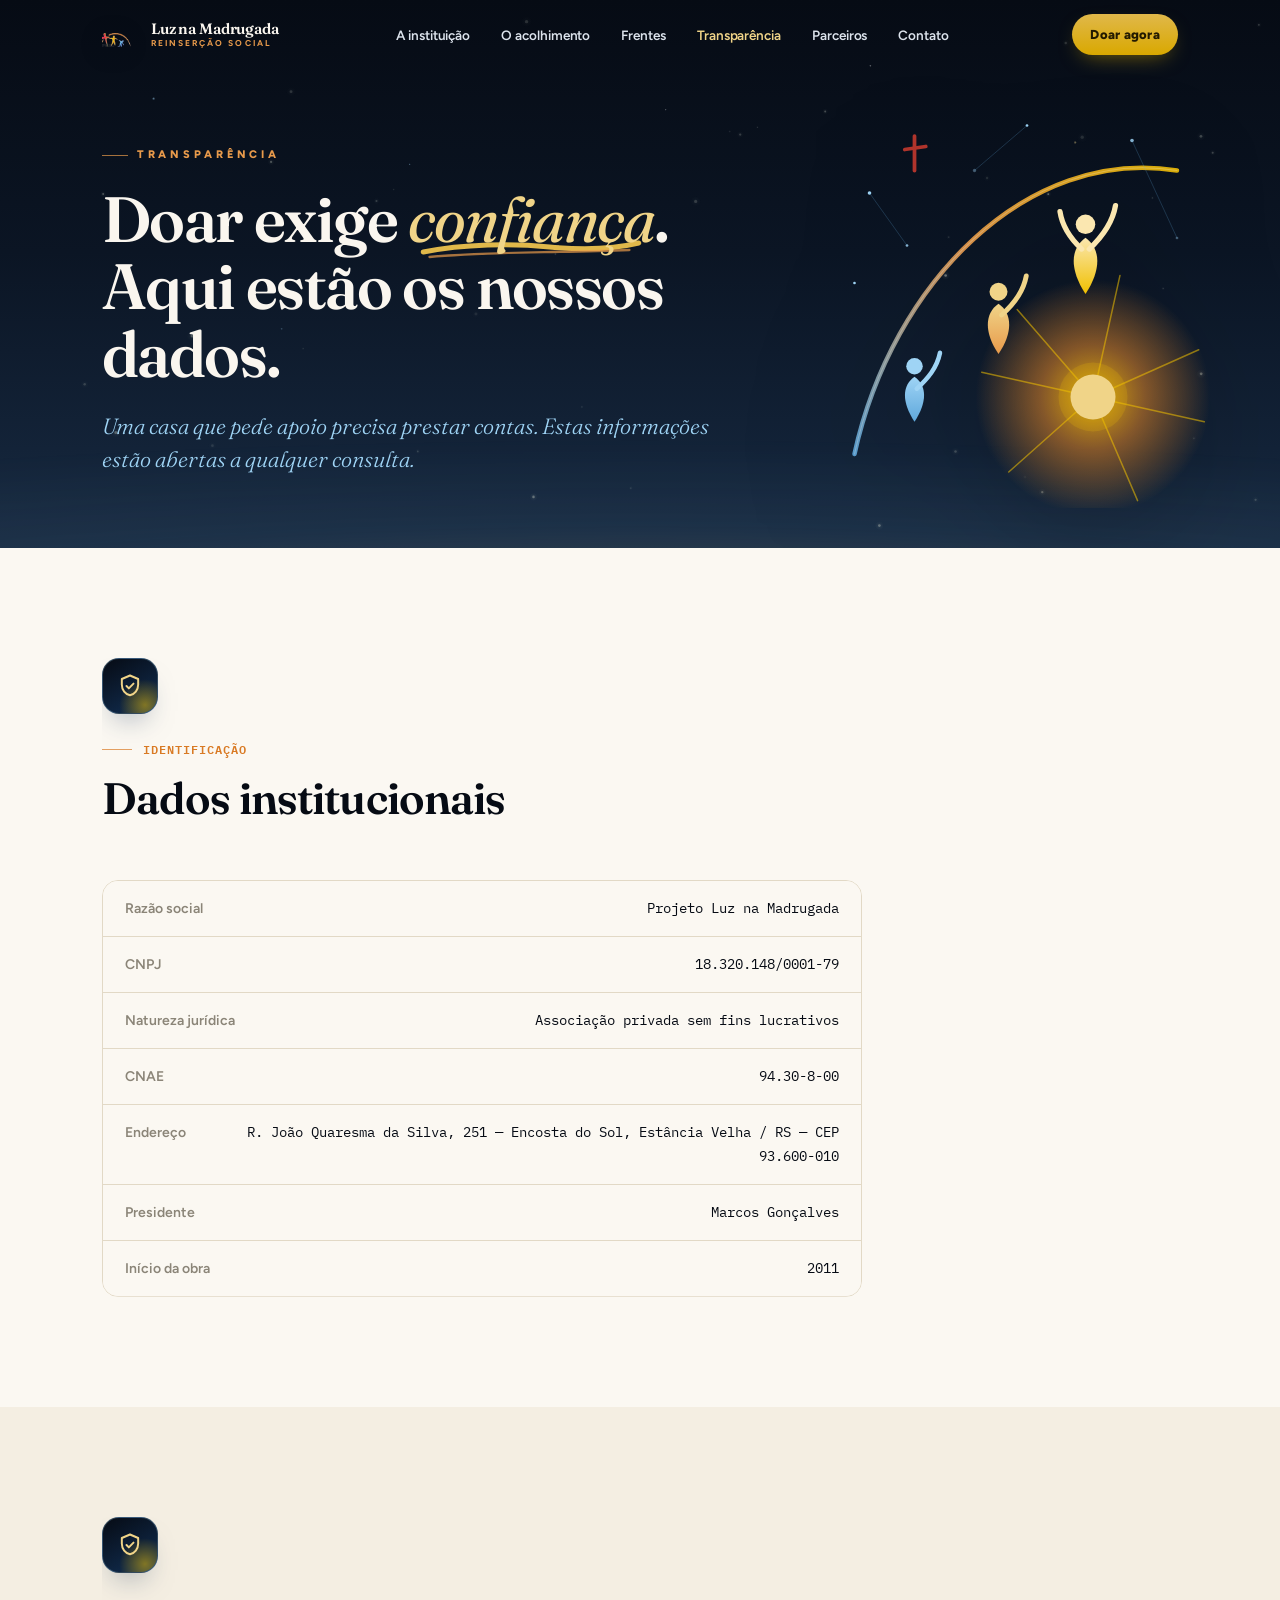
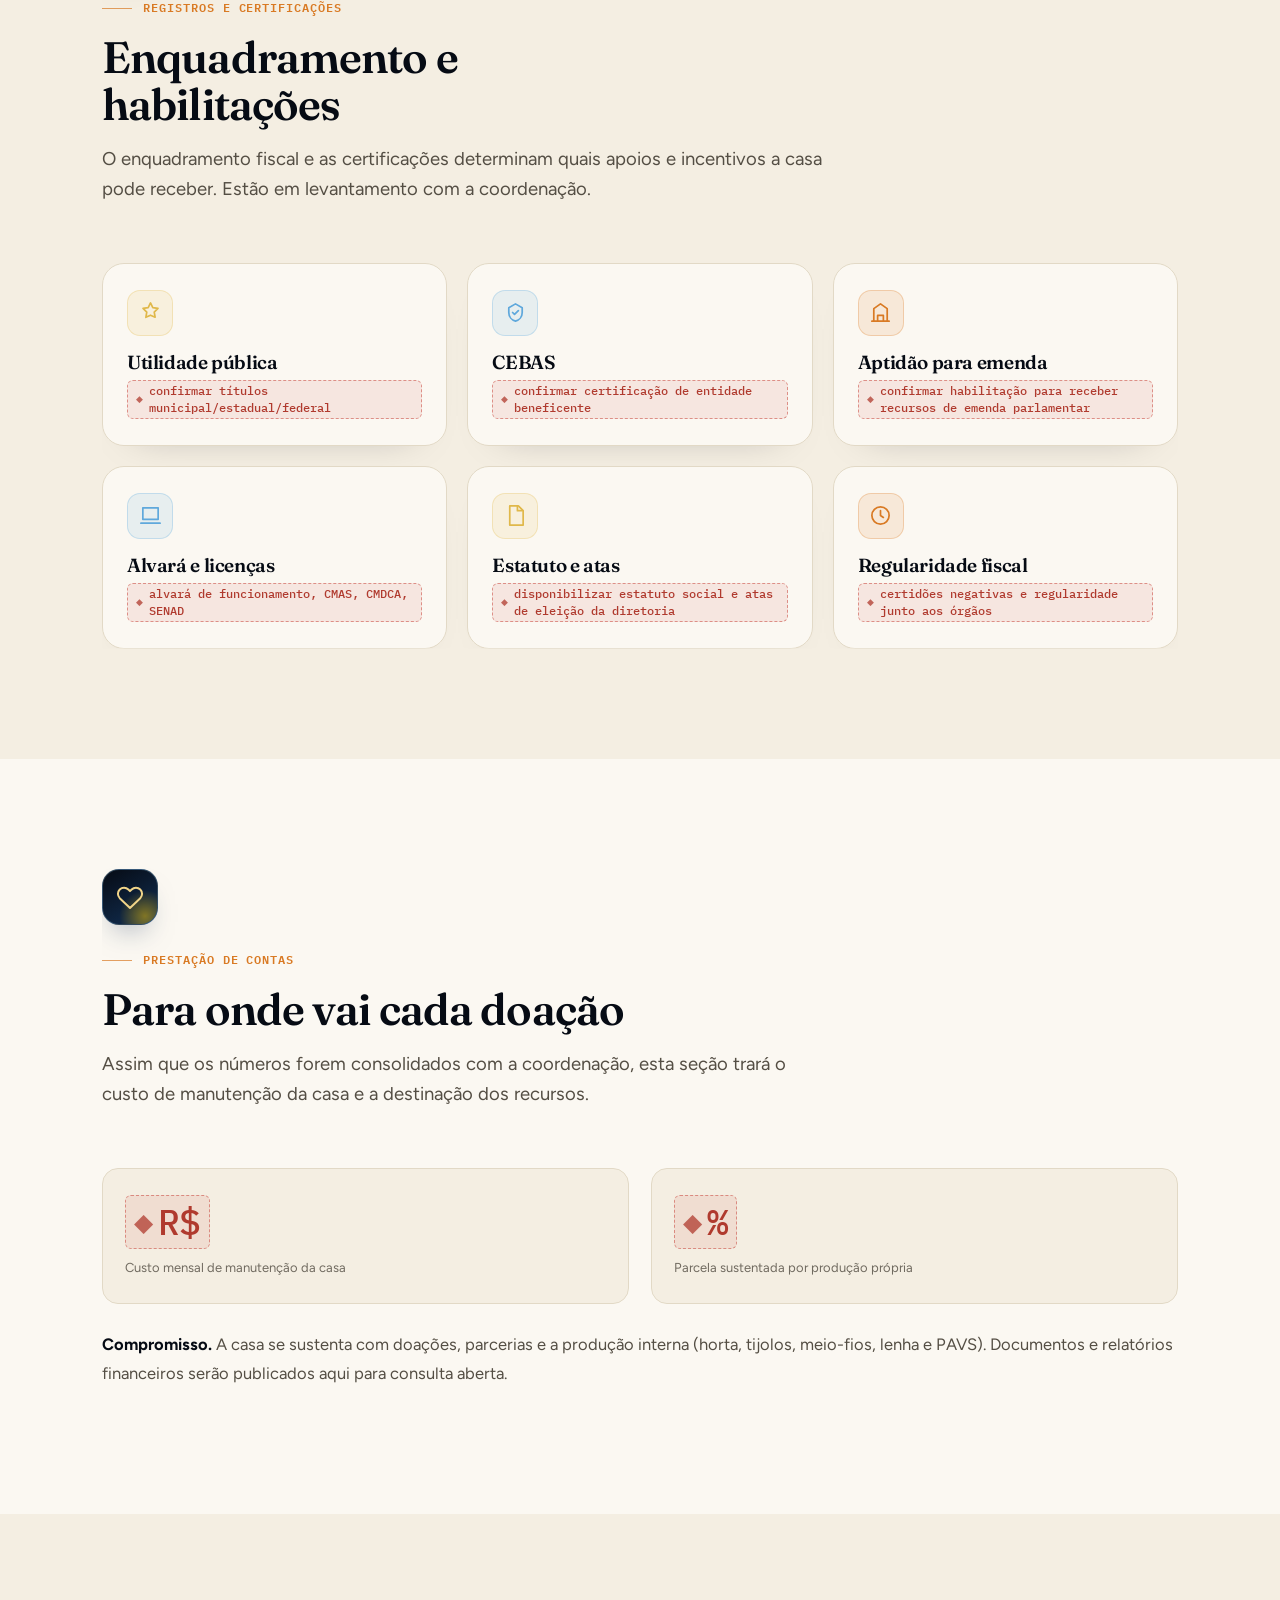
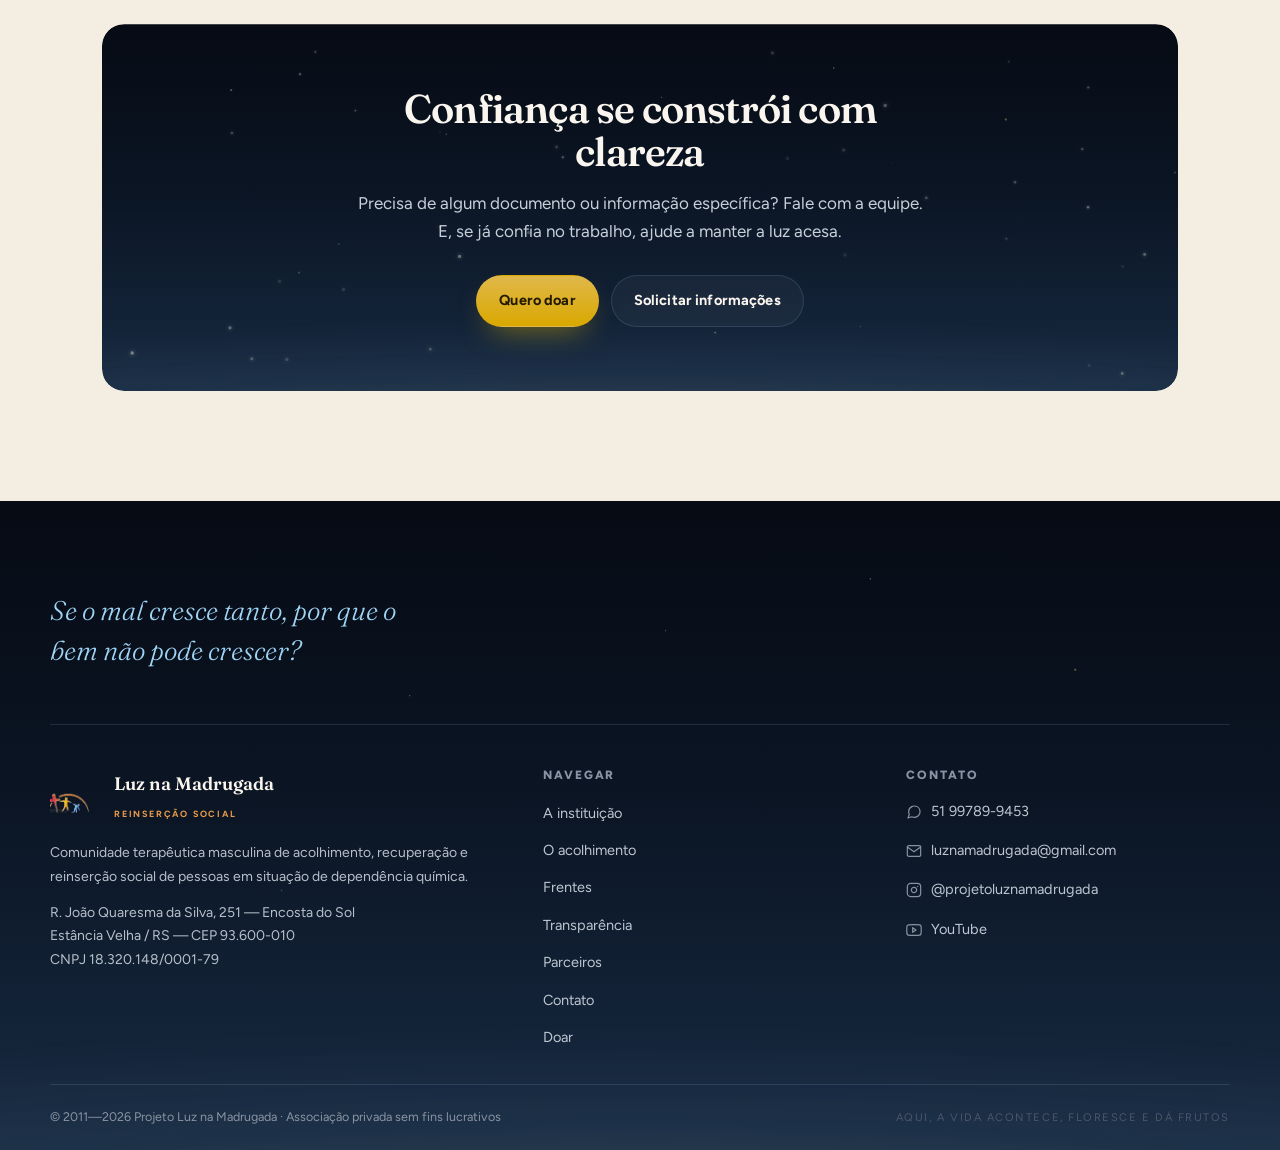
<file: transparencia.html>
<!DOCTYPE html>
<html lang="pt-BR">
<head>
  <meta charset="UTF-8">
  <meta name="viewport" content="width=device-width, initial-scale=1.0">
  <title>Transparência · Projeto Luz na Madrugada</title>
  <meta name="description" content="Dados institucionais, certificações e prestação de contas do Projeto Luz na Madrugada. Doar exige confiança.">
  <meta name="theme-color" content="#060B14">
  <link rel="icon" href="assets/img/logo-luz-na-madrugada.png">
  <link rel="preconnect" href="https://fonts.googleapis.com">
  <link rel="preconnect" href="https://fonts.gstatic.com" crossorigin>
  <link rel="stylesheet" href="assets/css/site.css">
</head>
<body data-page="transparencia" data-base="">
  <a class="skip-link" href="#conteudo">Ir para o conteúdo</a>
  <header data-site-nav></header>

  <main id="conteudo">

    <!-- ═══ HERO ═══ -->
    <section class="hero compacto">
      <div class="ceu"></div>
      <canvas class="estrelas"></canvas>
      <div class="hero-conteudo">
        <span class="kicker">Transparência</span>
        <h1>Doar exige <em>confiança</em>. Aqui estão os nossos dados.</h1>
        <p class="lede">Uma casa que pede apoio precisa prestar contas. Estas informações estão abertas a qualquer consulta.</p>
      </div>
    </section>

    <!-- ═══ DADOS INSTITUCIONAIS ═══ -->
    <section class="secao papel">
      <div class="container">
        <div class="cabecalho-secao revelar">
          <span class="rotulo">Identificação</span>
          <h2 class="secao-titulo">Dados institucionais</h2>
        </div>
        <div class="revelar" style="max-width:760px">
          <dl class="dados">
            <div class="dado"><dt>Razão social</dt><dd>Projeto Luz na Madrugada</dd></div>
            <div class="dado"><dt>CNPJ</dt><dd>18.320.148/0001-79</dd></div>
            <div class="dado"><dt>Natureza jurídica</dt><dd>Associação privada sem fins lucrativos</dd></div>
            <div class="dado"><dt>CNAE</dt><dd>94.30-8-00</dd></div>
            <div class="dado"><dt>Endereço</dt><dd>R. João Quaresma da Silva, 251 — Encosta do Sol, Estância Velha / RS — CEP 93.600-010</dd></div>
            <div class="dado"><dt>Presidente</dt><dd>Marcos Gonçalves</dd></div>
            <div class="dado"><dt>Início da obra</dt><dd>2011</dd></div>
          </dl>
        </div>
      </div>
    </section>

    <!-- ═══ CERTIFICAÇÕES ═══ -->
    <section class="secao creme">
      <div class="container">
        <div class="cabecalho-secao revelar">
          <span class="rotulo">Registros e certificações</span>
          <h2 class="secao-titulo">Enquadramento e habilitações</h2>
          <p class="secao-lede">O enquadramento fiscal e as certificações determinam quais apoios e incentivos a casa pode receber. Estão em levantamento com a coordenação.</p>
        </div>
        <div class="grade-3 revelar">
          <div class="card"><div class="ic" style="--cor:var(--dourado)"><svg viewBox="0 0 24 24"><path d="M12 2l2.4 4.9 5.4.8-3.9 3.8.9 5.4L12 14.8 7.2 17l.9-5.4L4.2 7.7l5.4-.8z"/></svg></div><h3>Utilidade pública</h3><p><span class="pendente">confirmar títulos municipal/estadual/federal</span></p></div>
          <div class="card"><div class="ic" style="--cor:var(--celeste)"><svg viewBox="0 0 24 24"><path d="M9 12l2 2 4-4M12 3l7 4v5c0 4.5-3 8-7 9-4-1-7-4.5-7-9V7z"/></svg></div><h3>CEBAS</h3><p><span class="pendente">confirmar certificação de entidade beneficente</span></p></div>
          <div class="card"><div class="ic" style="--cor:var(--ambar)"><svg viewBox="0 0 24 24"><path d="M3 21h18M5 21V8l7-5 7 5v13M9 21v-6h6v6"/></svg></div><h3>Aptidão para emenda</h3><p><span class="pendente">confirmar habilitação para receber recursos de emenda parlamentar</span></p></div>
          <div class="card"><div class="ic" style="--cor:var(--celeste)"><svg viewBox="0 0 24 24"><path d="M4 4h16v12H4zM2 20h20"/></svg></div><h3>Alvará e licenças</h3><p><span class="pendente">alvará de funcionamento, CMAS, CMDCA, SENAD</span></p></div>
          <div class="card"><div class="ic" style="--cor:var(--dourado)"><svg viewBox="0 0 24 24"><path d="M6 2h9l5 5v15H6z"/><path d="M14 2v5h5"/></svg></div><h3>Estatuto e atas</h3><p><span class="pendente">disponibilizar estatuto social e atas de eleição da diretoria</span></p></div>
          <div class="card"><div class="ic" style="--cor:var(--ambar)"><svg viewBox="0 0 24 24"><circle cx="12" cy="12" r="9"/><path d="M12 7v5l3 2"/></svg></div><h3>Regularidade fiscal</h3><p><span class="pendente">certidões negativas e regularidade junto aos órgãos</span></p></div>
        </div>
      </div>
    </section>

    <!-- ═══ PRESTAÇÃO DE CONTAS ═══ -->
    <section class="secao papel">
      <div class="container">
        <div class="cabecalho-secao revelar">
          <span class="rotulo">Prestação de contas</span>
          <h2 class="secao-titulo">Para onde vai cada doação</h2>
          <p class="secao-lede">Assim que os números forem consolidados com a coordenação, esta seção trará o custo de manutenção da casa e a destinação dos recursos.</p>
        </div>
        <div class="grade-2 revelar">
          <div class="kpi" style="border-color:var(--linha);background:var(--papel-2)"><div class="num" style="color:var(--ambar)"><span class="pendente">R$</span></div><div class="lab" style="color:var(--texto-suave)">Custo mensal de manutenção da casa</div></div>
          <div class="kpi" style="border-color:var(--linha);background:var(--papel-2)"><div class="num" style="color:var(--ambar)"><span class="pendente">%</span></div><div class="lab" style="color:var(--texto-suave)">Parcela sustentada por produção própria</div></div>
        </div>
        <p class="corpo revelar" style="margin-top:26px;text-align:left"><strong>Compromisso.</strong> A casa se sustenta com doações, parcerias e a produção interna (horta, tijolos, meio-fios, lenha e PAVS). Documentos e relatórios financeiros serão publicados aqui para consulta aberta.</p>
      </div>
    </section>

    <!-- ═══ CTA ═══ -->
    <section class="secao creme">
      <div class="container revelar">
        <div class="faixa-cta">
          <div class="ceu"></div>
          <canvas class="estrelas"></canvas>
          <h2>Confiança se constrói com clareza</h2>
          <p>Precisa de algum documento ou informação específica? Fale com a equipe. E, se já confia no trabalho, ajude a manter a luz acesa.</p>
          <div class="hero-acoes">
            <a class="btn btn-ouro" href="doar.html">Quero doar</a>
            <a class="btn btn-linha" href="contato.html">Solicitar informações</a>
          </div>
        </div>
      </div>
    </section>

  </main>

  <footer data-site-footer></footer>
  <script src="assets/js/site.js"></script>
</body>
</html>
</file>
<file: assets/css/site.css>
/* ══════════════════════════════════════════════════════════════════
   PROJETO LUZ NA MADRUGADA · Site institucional (esboço)
   Sistema visual "paleta da madrugada" — da noite escura à primeira luz.
   Nunca chamar de "amanhecer". Fonte única de estilo do site.
   ══════════════════════════════════════════════════════════════════ */

@import url('https://fonts.googleapis.com/css2?family=Fraunces:ital,opsz,wght@0,9..144,300..900;1,9..144,300..600&family=Figtree:wght@300;400;500;600;700;800;900&family=IBM+Plex+Mono:wght@400;500;600&display=swap');

:root{
  /* ── Noite / base ── */
  --noite:#060B14;
  --noite-2:#0B1524;
  --noite-3:#132338;
  --azul:#123055;
  --celeste:#5FA8DC;
  --celeste-vivo:#6EBEF0;
  --celeste-claro:#9FD4F5;

  /* ── Luz / destaque ── */
  --ambar:#D97A24;
  --ambar-vivo:#E88A2A;
  --ambar-claro:#E89A4B;
  --dourado:#E0B84A;
  --dourado-vivo:#F0C000;
  --dourado-claro:#F0D488;
  --carmim:#C4392E;

  /* ── Neutros / papel ── */
  --papel:#FBF8F2;
  --papel-2:#F4EEE2;
  --creme:#EDE4D2;
  --texto:#26221C;
  --texto-suave:#544E44;
  --cinza:#8B8578;
  --linha:#E2D9C6;
  --linha-forte:#D0C4AC;

  /* ── Sobre fundo escuro ── */
  --luz:#FAF6EF;
  --luz-suave:#DCE3EC;
  --cinza-noite:#8A93A3;
  --cinza-noite-2:#4A566B;
  --linha-noite:rgba(159,212,245,.14);

  /* verde discreto para sinais "sim" */
  --verde:#5A7A2E;

  --raio:16px;
  --raio-g:22px;
  --max:1180px;
  --pad-lado:clamp(20px,5vw,52px);
  --sombra:0 26px 62px -30px rgba(6,11,20,.55);
  --dawn:0; /* 0 madrugada, 1 primeira luz — controlado pelo scroll */
}

*{margin:0;padding:0;box-sizing:border-box}
html{scroll-behavior:smooth;-webkit-text-size-adjust:100%}

body{
  font-family:'Figtree',system-ui,sans-serif;
  background:var(--papel);
  color:var(--texto);
  line-height:1.65;
  overflow-x:hidden;
  -webkit-font-smoothing:antialiased;
  -moz-osx-font-smoothing:grayscale;
}

img{max-width:100%;display:block}
a{color:inherit}

/* ── Tipografia base ── */
h1,h2,h3,h4{font-family:'Fraunces',Georgia,serif;font-weight:600;line-height:1.06;letter-spacing:-.02em;color:var(--noite)}
h1 em,h2 em,h3 em{font-style:italic;font-weight:400;color:var(--ambar)}
.mono{font-family:'IBM Plex Mono',monospace}

.container{max-width:var(--max);margin:0 auto;padding-left:var(--pad-lado);padding-right:var(--pad-lado)}
.container-estreito{max-width:820px;margin:0 auto;padding-left:var(--pad-lado);padding-right:var(--pad-lado)}

/* ═══════════════════ NAV ═══════════════════ */
.nav{
  position:fixed;top:0;left:0;right:0;z-index:80;
  transition:background .35s ease,box-shadow .35s ease,border-color .35s ease;
  border-bottom:1px solid transparent;
}
.nav-inner{
  max-width:var(--max);margin:0 auto;padding:14px var(--pad-lado);
  display:flex;align-items:center;justify-content:space-between;gap:20px;
}
.nav-marca{display:flex;align-items:center;gap:11px;text-decoration:none;flex:0 0 auto}
.nav-marca img{width:38px;height:auto;filter:drop-shadow(0 4px 12px rgba(0,0,0,.4))}
.nav-marca .nm{display:flex;flex-direction:column;line-height:1}
.nav-marca .nm b{font-family:'Fraunces',serif;font-weight:600;font-size:15px;letter-spacing:-.01em;color:var(--luz)}
.nav-marca .nm small{font-size:8.5px;font-weight:700;letter-spacing:.24em;text-transform:uppercase;color:var(--ambar-claro);margin-top:3px}

.nav-links{display:flex;align-items:center;gap:5px;list-style:none}
.nav-links a{
  text-decoration:none;font-size:13.5px;font-weight:600;color:var(--luz-suave);
  padding:9px 13px;border-radius:9px;transition:background .22s,color .22s;letter-spacing:-.005em;
}
.nav-links a:hover{background:rgba(255,255,255,.07);color:var(--luz)}
.nav-links a.ativo{color:var(--dourado-claro)}
.nav-cta{
  margin-left:6px;text-decoration:none;font-size:13px;font-weight:800;letter-spacing:.02em;
  padding:10px 18px;border-radius:999px;color:#231A00;
  background:linear-gradient(180deg,var(--dourado),#D9A800);
  box-shadow:0 8px 22px -10px rgba(240,192,0,.6);transition:filter .22s,transform .22s;
}
.nav-cta:hover{filter:brightness(1.07);transform:translateY(-1px)}

.nav-burger{
  display:none;background:none;border:1px solid var(--linha-noite);border-radius:10px;
  width:44px;height:44px;cursor:pointer;color:var(--luz);align-items:center;justify-content:center;
}
.nav-burger svg{width:22px;height:22px;stroke:currentColor;fill:none;stroke-width:2;stroke-linecap:round}

/* nav sólida quando rolada ou em páginas de fundo claro */
.nav.solida{background:rgba(9,15,26,.86);backdrop-filter:blur(14px);-webkit-backdrop-filter:blur(14px);border-bottom-color:var(--linha-noite);box-shadow:0 10px 40px -24px rgba(0,0,0,.7)}

/* ═══════════════════ FUNDO NOITE (heros/footer) ═══════════════════ */
.ceu{
  position:absolute;inset:0;z-index:0;pointer-events:none;overflow:hidden;
  background:linear-gradient(180deg,var(--noite) 0%,var(--noite-2) 46%,var(--noite-3) 82%,#1A2C42 100%);
}
.ceu::before{
  content:"";position:absolute;inset:0;
  background-image:
    radial-gradient(1.6px 1.6px at 12% 18%,rgba(159,212,245,.55),transparent),
    radial-gradient(1.2px 1.2px at 68% 12%,rgba(255,255,255,.4),transparent),
    radial-gradient(1.6px 1.6px at 84% 26%,rgba(240,212,136,.5),transparent),
    radial-gradient(1.1px 1.1px at 32% 30%,rgba(159,212,245,.4),transparent),
    radial-gradient(1.1px 1.1px at 52% 20%,rgba(255,255,255,.3),transparent),
    radial-gradient(1.3px 1.3px at 22% 60%,rgba(159,212,245,.3),transparent);
}
.ceu::after{ /* a primeira luz no horizonte */
  content:"";position:absolute;left:50%;bottom:-30%;width:150%;height:80%;
  transform:translateX(-50%);
  background:
    radial-gradient(ellipse 60% 48% at 50% 100%,rgba(240,192,0,.34),transparent 62%),
    radial-gradient(ellipse 84% 60% at 50% 100%,rgba(232,138,42,.30),transparent 70%),
    radial-gradient(ellipse 120% 80% at 50% 100%,rgba(110,190,240,.14),transparent 78%);
  filter:blur(8px);
}
canvas.estrelas{position:absolute;inset:0;z-index:1;pointer-events:none}

/* ═══════════════════ HERO ═══════════════════ */
.hero{position:relative;isolation:isolate;color:var(--luz);overflow:hidden}
.hero-conteudo{position:relative;z-index:5;padding:150px var(--pad-lado) 96px;max-width:var(--max);margin:0 auto}
.hero.compacto .hero-conteudo{padding:138px var(--pad-lado) 72px}

.kicker{
  display:inline-flex;align-items:center;gap:9px;
  font-size:11px;font-weight:800;letter-spacing:.34em;text-transform:uppercase;
  color:var(--ambar-claro);margin-bottom:20px;
}
.kicker::before{content:"";width:26px;height:1px;background:var(--ambar-claro);opacity:.7}

.hero h1{
  font-weight:600;font-size:clamp(34px,6.6vw,64px);color:var(--luz);
  letter-spacing:-.025em;max-width:16ch;
}
.hero h1 em{color:var(--dourado-claro)}
.hero .lede{
  font-family:'Fraunces',serif;font-style:italic;font-weight:300;
  font-size:clamp(17px,2.4vw,22px);color:var(--celeste-claro);
  margin-top:22px;max-width:52ch;line-height:1.5;
}
.hero-acoes{display:flex;flex-wrap:wrap;gap:12px;margin-top:34px}

.hero-chips{display:flex;flex-wrap:wrap;gap:8px;margin-top:30px}
.chip{
  font-size:11px;font-weight:600;letter-spacing:.13em;text-transform:uppercase;
  color:var(--luz-suave);border:1px solid var(--linha-noite);border-radius:999px;
  padding:7px 14px;background:rgba(255,255,255,.03);
}

/* onda de transição noite -> papel */
.onda{position:relative;z-index:5;margin-top:-1px;line-height:0}
.onda svg{width:100%;height:auto;display:block}

/* ═══════════════════ BOTÕES ═══════════════════ */
.btn{
  display:inline-flex;align-items:center;gap:9px;text-decoration:none;cursor:pointer;
  font-family:'Figtree',sans-serif;font-size:14.5px;font-weight:700;letter-spacing:.01em;
  padding:13px 22px;border-radius:999px;border:1px solid transparent;
  transition:transform .24s cubic-bezier(.16,1,.3,1),filter .24s,background .24s,border-color .24s;
}
.btn svg{width:17px;height:17px;stroke:currentColor;fill:none;stroke-width:2;stroke-linecap:round;stroke-linejoin:round}
.btn:hover{transform:translateY(-2px)}
.btn-ouro{background:linear-gradient(180deg,var(--dourado),#D9A800);color:#231A00;box-shadow:0 14px 30px -14px rgba(240,192,0,.6)}
.btn-ouro:hover{filter:brightness(1.07)}
.btn-linha{background:rgba(255,255,255,.04);border-color:var(--linha-noite);color:var(--luz)}
.btn-linha:hover{background:rgba(255,255,255,.09);border-color:rgba(159,212,245,.4)}
.btn-escuro{background:var(--noite);color:var(--luz)}
.btn-escuro:hover{filter:brightness(1.35)}
.btn-ambar{background:linear-gradient(180deg,var(--ambar-vivo),var(--ambar));color:#241304;box-shadow:0 14px 30px -14px rgba(217,122,36,.55)}
.btn-ghost-escuro{border-color:var(--linha-forte);color:var(--noite)}
.btn-ghost-escuro:hover{background:var(--papel-2)}

/* ═══════════════════ SEÇÕES ═══════════════════ */
.secao{padding:clamp(64px,9vw,110px) 0;position:relative}
.secao.papel{background:var(--papel)}
.secao.creme{background:var(--papel-2)}
.secao.noite{background:var(--noite-2);color:var(--luz-suave);position:relative;isolation:isolate}
.secao.noite .ceu{z-index:0}
.secao.noite > .container,.secao.noite > .container-estreito{position:relative;z-index:5}

.rotulo{
  display:inline-flex;align-items:center;gap:11px;
  font-family:'IBM Plex Mono',monospace;font-size:12px;font-weight:600;letter-spacing:.08em;
  color:var(--ambar);text-transform:uppercase;margin-bottom:16px;
}
.rotulo::before{content:"";width:30px;height:1px;background:var(--ambar);opacity:.7}
.secao.noite .rotulo{color:var(--ambar-claro)}
.secao.noite .rotulo::before{background:var(--ambar-claro)}

.secao-titulo{font-size:clamp(27px,4.4vw,44px);max-width:20ch}
.secao.noite .secao-titulo{color:var(--luz)}
.secao-lede{font-size:clamp(16px,2vw,18.5px);color:var(--texto-suave);max-width:60ch;margin-top:16px;line-height:1.65}
.secao.noite .secao-lede{color:var(--luz-suave);opacity:.9}

.cabecalho-secao{max-width:760px;margin-bottom:clamp(38px,5vw,58px)}
.cabecalho-secao.centro{margin-left:auto;margin-right:auto;text-align:center}
.cabecalho-secao.centro .rotulo{justify-content:center}
.cabecalho-secao.centro .secao-titulo,.cabecalho-secao.centro .secao-lede{margin-left:auto;margin-right:auto}

p.corpo{font-size:16.5px;line-height:1.75;color:var(--texto-suave);margin-bottom:16px;text-align:justify}
p.corpo strong{color:var(--noite);font-weight:700}

/* ═══════════════════ TRÊS PORTAS ═══════════════════ */
.portas{display:grid;grid-template-columns:repeat(3,1fr);gap:16px}
.porta{
  display:flex;flex-direction:column;gap:14px;text-decoration:none;position:relative;overflow:hidden;
  padding:26px 24px 24px;border-radius:var(--raio-g);border:1px solid var(--linha);
  background:var(--papel);transition:transform .3s cubic-bezier(.16,1,.3,1),border-color .3s,box-shadow .3s;
}
.porta::after{content:"";position:absolute;left:0;top:0;bottom:0;width:4px;background:var(--cor,var(--ambar));opacity:.85}
.porta:hover{transform:translateY(-4px);border-color:color-mix(in srgb,var(--cor,var(--ambar)) 45%,transparent);box-shadow:var(--sombra)}
.porta-icone{
  width:52px;height:52px;border-radius:15px;display:grid;place-items:center;
  background:color-mix(in srgb,var(--cor,var(--ambar)) 13%,transparent);
  border:1px solid color-mix(in srgb,var(--cor,var(--ambar)) 30%,transparent);
}
.porta-icone svg{width:25px;height:25px;stroke:var(--cor,var(--ambar));fill:none;stroke-width:1.8;stroke-linecap:round;stroke-linejoin:round}
.porta h3{font-size:20px;color:var(--noite)}
.porta p{font-size:14.5px;color:var(--texto-suave);line-height:1.55;flex:1}
.porta .porta-link{display:inline-flex;align-items:center;gap:7px;font-size:13.5px;font-weight:700;color:var(--cor,var(--ambar));margin-top:2px}
.porta .porta-link svg{width:16px;height:16px;stroke:currentColor;fill:none;stroke-width:2;stroke-linecap:round;stroke-linejoin:round;transition:transform .26s}
.porta:hover .porta-link svg{transform:translateX(4px)}

/* ═══════════════════ NÚMEROS / KPIs ═══════════════════ */
.kpis{display:grid;grid-template-columns:repeat(4,1fr);gap:16px}
.kpi{padding:26px 22px;border-radius:var(--raio);border:1px solid var(--linha-noite);background:rgba(255,255,255,.03);text-align:left}
.kpi .num{font-family:'Fraunces',serif;font-weight:600;font-size:clamp(30px,4vw,42px);color:var(--dourado-claro);letter-spacing:-.02em;line-height:1}
.kpi .lab{font-size:13px;color:var(--luz-suave);opacity:.82;margin-top:10px;line-height:1.4}

/* ═══════════════════ GRID DE FRENTES / CARDS FOTO ═══════════════════ */
.grade-2{display:grid;grid-template-columns:1fr 1fr;gap:22px}
.grade-3{display:grid;grid-template-columns:repeat(3,1fr);gap:20px}
.grade-4{display:grid;grid-template-columns:repeat(2,1fr);gap:18px}

.card-foto{border-radius:var(--raio-g);overflow:hidden;border:1px solid var(--linha);background:var(--papel);display:flex;flex-direction:column;box-shadow:0 20px 44px -34px rgba(6,11,20,.4)}
.card-foto .foto{aspect-ratio:4/3;overflow:hidden;background:var(--creme);position:relative}
.card-foto .foto img{width:100%;height:100%;object-fit:cover;object-position:center top;transition:transform .6s cubic-bezier(.16,1,.3,1)}
.card-foto:hover .foto img{transform:scale(1.045)}
.card-foto .corpo{padding:22px 22px 24px}
.card-foto .corpo .tag{font-family:'IBM Plex Mono',monospace;font-size:11px;font-weight:600;letter-spacing:.08em;text-transform:uppercase;color:var(--ambar);margin-bottom:8px;display:block}
.card-foto .corpo h3{font-size:20px;margin-bottom:8px}
.card-foto .corpo p{font-size:14.5px;color:var(--texto-suave);line-height:1.6}

/* espaço reservado para foto ausente */
.foto-pendente{
  aspect-ratio:4/3;border-radius:var(--raio);border:1.5px dashed var(--linha-forte);
  background:repeating-linear-gradient(135deg,var(--papel-2),var(--papel-2) 12px,var(--creme) 12px,var(--creme) 24px);
  display:grid;place-items:center;text-align:center;padding:20px;
}
.foto-pendente span{font-family:'IBM Plex Mono',monospace;font-size:12px;color:var(--cinza);letter-spacing:.04em}
.foto-pendente span::before{content:"◇ ";color:var(--ambar)}

/* ═══════════════════ CARD TEXTO SIMPLES ═══════════════════ */
.card{padding:26px 24px;border-radius:var(--raio-g);border:1px solid var(--linha);background:var(--papel);box-shadow:0 18px 40px -34px rgba(6,11,20,.35)}
.card .ic{width:46px;height:46px;border-radius:13px;display:grid;place-items:center;background:color-mix(in srgb,var(--cor,var(--celeste)) 12%,transparent);border:1px solid color-mix(in srgb,var(--cor,var(--celeste)) 28%,transparent);margin-bottom:16px}
.card .ic svg{width:23px;height:23px;stroke:var(--cor,var(--celeste));fill:none;stroke-width:1.8;stroke-linecap:round;stroke-linejoin:round}
.card h3{font-size:19px;margin-bottom:8px}
.card p{font-size:14.5px;color:var(--texto-suave);line-height:1.6}
.secao.noite .card{background:rgba(255,255,255,.03);border-color:var(--linha-noite)}
.secao.noite .card h3{color:var(--luz)}
.secao.noite .card p{color:var(--luz-suave);opacity:.85}

/* ═══════════════════ LINHA DO TEMPO / ETAPAS ═══════════════════ */
.etapas{display:flex;flex-direction:column;gap:2px;max-width:760px}
.etapa{display:flex;gap:20px;padding:18px 0;position:relative}
.etapa:not(:last-child)::before{content:"";position:absolute;left:19px;top:52px;bottom:-2px;width:1.5px;background:var(--linha)}
.secao.noite .etapa:not(:last-child)::before{background:var(--linha-noite)}
.etapa-num{
  flex:0 0 40px;height:40px;border-radius:12px;display:grid;place-items:center;position:relative;z-index:1;
  background:linear-gradient(180deg,rgba(232,138,42,.18),rgba(217,122,36,.08));
  border:1px solid rgba(217,122,36,.4);
  font-family:'IBM Plex Mono',monospace;font-size:15px;font-weight:600;color:var(--ambar);
}
.etapa-txt h4{font-family:'Figtree',sans-serif;font-weight:700;font-size:17px;color:var(--noite);margin-bottom:5px}
.secao.noite .etapa-txt h4{color:var(--luz)}
.etapa-txt p{font-size:14.5px;color:var(--texto-suave);line-height:1.6;margin:0;text-align:left}
.secao.noite .etapa-txt p{color:var(--luz-suave);opacity:.85}

/* ═══════════════════ ACCORDION ═══════════════════ */
.acc{border-radius:var(--raio);overflow:hidden;border:1px solid var(--linha);background:var(--papel);margin-top:11px}
.acc-cab{width:100%;display:flex;align-items:center;justify-content:space-between;gap:16px;padding:20px 22px;background:none;border:0;cursor:pointer;text-align:left;font-family:'Figtree',sans-serif;font-size:16.5px;font-weight:700;color:var(--noite);transition:background .22s}
.acc-cab:hover{background:var(--papel-2)}
.acc-sinal{flex:0 0 26px;height:26px;border-radius:8px;display:grid;place-items:center;border:1px solid var(--linha);color:var(--ambar);font-size:18px;line-height:1;transition:transform .34s cubic-bezier(.16,1,.3,1),background .22s}
.acc.aberto .acc-sinal{transform:rotate(45deg);background:rgba(217,122,36,.14)}
.acc-corpo{display:grid;grid-template-rows:0fr;transition:grid-template-rows .38s cubic-bezier(.16,1,.3,1)}
.acc.aberto .acc-corpo{grid-template-rows:1fr}
.acc-inner{overflow:hidden}
.acc-conteudo{padding:2px 22px 22px}
.acc-conteudo p{font-size:15px;line-height:1.72;color:var(--texto-suave);margin-bottom:11px;text-align:justify}
.acc-conteudo p:last-child{margin-bottom:0}

/* ═══════════════════ TABELA DE DADOS ═══════════════════ */
.dados{display:flex;flex-direction:column;border-radius:var(--raio);overflow:hidden;border:1px solid var(--linha)}
.dado{display:flex;justify-content:space-between;align-items:baseline;gap:20px;padding:16px 22px;border-bottom:1px solid var(--linha);background:var(--papel)}
.dado:last-child{border-bottom:0}
.dado dt{font-size:14px;color:var(--cinza);flex:0 0 auto;font-weight:600}
.dado dd{font-family:'IBM Plex Mono',monospace;font-size:14px;color:var(--noite);text-align:right;word-break:break-word}

/* ═══════════════════ CITAÇÃO / CONCEITO ═══════════════════ */
.conceito{
  border-radius:var(--raio-g);padding:clamp(30px,5vw,52px);position:relative;overflow:hidden;
  background:linear-gradient(140deg,var(--noite),var(--azul));color:var(--luz);
}
.conceito::after{content:"";position:absolute;right:-60px;bottom:-90px;width:280px;height:280px;background:radial-gradient(circle,rgba(224,184,74,.2),transparent 70%)}
.conceito .rot{font-size:11px;font-weight:800;letter-spacing:.24em;text-transform:uppercase;color:var(--dourado);margin-bottom:18px;position:relative}
.conceito p{font-family:'Fraunces',serif;font-weight:300;font-size:clamp(20px,3vw,28px);line-height:1.42;color:var(--luz);position:relative;margin:0}
.conceito p em{font-style:italic;color:var(--dourado-claro)}

.frase-marca{font-family:'Fraunces',serif;font-style:italic;font-weight:400;font-size:clamp(18px,2.6vw,24px);color:var(--noite);padding:16px 24px;background:var(--papel-2);border-left:3px solid var(--ambar);border-radius:0 10px 10px 0;line-height:1.45}

/* ═══════════════════ SIM / NÃO (regras, valores) ═══════════════════ */
.lista-check{list-style:none;display:flex;flex-direction:column;gap:12px}
.lista-check li{display:flex;gap:13px;align-items:flex-start;font-size:15px;line-height:1.55;color:var(--texto-suave)}
.lista-check li b{color:var(--noite)}
.marca-check{flex:0 0 24px;height:24px;border-radius:7px;display:grid;place-items:center;font-size:13px;font-weight:800;margin-top:1px}
.marca-check.sim{background:rgba(90,122,46,.15);color:var(--verde)}
.marca-check.nao{background:rgba(196,57,46,.12);color:var(--carmim)}
.secao.noite .lista-check li{color:var(--luz-suave)}
.secao.noite .lista-check li b{color:var(--luz)}

/* ═══════════════════ CTA FAIXA ═══════════════════ */
.faixa-cta{border-radius:var(--raio-g);padding:clamp(36px,6vw,64px);text-align:center;position:relative;overflow:hidden;isolation:isolate;color:var(--luz)}
.faixa-cta .ceu{border-radius:var(--raio-g);z-index:0}
.faixa-cta canvas.estrelas{z-index:1}
.faixa-cta > *:not(.ceu):not(canvas){position:relative;z-index:2}
.faixa-cta h2{font-size:clamp(26px,4vw,40px);color:var(--luz);max-width:20ch;margin:0 auto}
.faixa-cta p{color:var(--luz-suave);font-size:17px;max-width:52ch;margin:16px auto 0;opacity:.9}
.faixa-cta .hero-acoes{justify-content:center;margin-top:30px}

/* ═══════════════════ PIX ═══════════════════ */
.pix-bloco{border-radius:var(--raio-g);overflow:hidden;border:1px solid rgba(240,192,0,.32);background:radial-gradient(ellipse 120% 90% at 50% 0%,rgba(240,192,0,.10),transparent 60%),var(--papel);box-shadow:0 30px 66px -34px rgba(217,122,36,.4)}
.pix-topo{padding:28px 26px 22px;border-bottom:1px solid rgba(240,192,0,.2)}
.pix-label{font-size:11px;font-weight:800;letter-spacing:.22em;text-transform:uppercase;color:var(--cinza);margin-bottom:11px}
.pix-caixa{display:flex;align-items:stretch;border-radius:13px;overflow:hidden;border:1px solid rgba(217,122,36,.34);background:var(--papel-2)}
.pix-chave{flex:1;min-width:0;padding:15px 16px;font-family:'IBM Plex Mono',monospace;font-size:15.5px;font-weight:500;color:var(--ambar);display:flex;align-items:center;overflow:hidden;text-overflow:ellipsis;white-space:nowrap}
.pix-copiar{flex:0 0 auto;padding:0 20px;border:0;cursor:pointer;background:linear-gradient(180deg,var(--dourado),#D9A800);color:#231A00;font-family:'Figtree',sans-serif;font-size:13px;font-weight:800;letter-spacing:.06em;text-transform:uppercase;display:flex;align-items:center;gap:8px;transition:filter .2s}
.pix-copiar:hover{filter:brightness(1.08)}
.pix-copiar svg{width:16px;height:16px;stroke:currentColor;fill:none;stroke-width:2;stroke-linecap:round;stroke-linejoin:round}
.pix-copiar.ok{background:linear-gradient(180deg,var(--celeste-vivo),#3E9BD8);color:#02121F}
.pix-info{margin-top:13px;display:flex;flex-wrap:wrap;gap:6px 18px;font-size:13px;color:var(--cinza)}
.pix-info b{color:var(--noite);font-weight:600}

/* cotas de patrocínio */
.cotas{display:grid;grid-template-columns:repeat(3,1fr);gap:16px}
.cota{padding:28px 24px;border-radius:var(--raio-g);border:1px solid var(--linha);background:var(--papel);position:relative;display:flex;flex-direction:column}
.cota.destaque{border-color:rgba(217,122,36,.5);box-shadow:0 24px 54px -30px rgba(217,122,36,.5)}
.cota .selo{position:absolute;top:-11px;left:24px;font-size:10.5px;font-weight:800;letter-spacing:.14em;text-transform:uppercase;color:#231A00;background:linear-gradient(180deg,var(--dourado),#D9A800);padding:5px 12px;border-radius:999px}
.cota h3{font-size:19px;margin-bottom:6px}
.cota .valor{font-family:'Fraunces',serif;font-weight:600;font-size:34px;color:var(--ambar);letter-spacing:-.02em;line-height:1;margin:8px 0 4px}
.cota .valor small{font-size:14px;color:var(--cinza);font-family:'Figtree',sans-serif;font-weight:600}
.cota p{font-size:14px;color:var(--texto-suave);line-height:1.55;margin:12px 0 20px;flex:1}

/* lista de itens (doação em espécie) */
.itens{display:flex;flex-wrap:wrap;gap:9px}
.itens span{font-size:13.5px;font-weight:600;color:var(--texto-suave);border:1px solid var(--linha);border-radius:10px;padding:9px 14px;background:var(--papel)}

/* ═══════════════════ MORPH FOTO -> DESENHO ═══════════════════ */
/* Cada foto real ganha uma camada "desenho" por cima. A mistura é
   controlada pelo scroll (foto viva no centro, desenho nas bordas) e
   pelo hover (revela a foto real). Se houver data-desenho, usa a arte
   do Magnific no lugar do filtro. */
.morph{position:relative;overflow:hidden}
.morph .morph-desenho{position:absolute;inset:0;pointer-events:none;will-change:opacity}
.morph .morph-desenho img{width:100%;height:100%;object-fit:cover;object-position:center top;display:block}
.morph .morph-desenho.filtro img{filter:url(#lm-desenho) contrast(1.02)}
.morph .morph-desenho.filtro::after{content:"";position:absolute;inset:0;background:linear-gradient(135deg,rgba(217,122,36,.06),rgba(18,48,85,.06));mix-blend-mode:multiply;pointer-events:none}
.morph .morph-tag{position:absolute;left:12px;bottom:12px;z-index:3;font-family:'IBM Plex Mono',monospace;font-size:10px;font-weight:600;letter-spacing:.06em;text-transform:uppercase;color:var(--luz);background:rgba(6,11,20,.5);border:1px solid var(--linha-noite);border-radius:999px;padding:4px 10px;backdrop-filter:blur(6px);opacity:0;transition:opacity .3s ease}
.morph:hover .morph-tag{opacity:.9}
@media (prefers-reduced-motion:reduce){.morph .morph-desenho{opacity:0!important}}

/* ═══════════════════ PENDENTE ═══════════════════ */
.pendente{
  display:inline-flex;align-items:center;gap:6px;
  font-family:'IBM Plex Mono',monospace;font-size:.86em;font-weight:500;
  color:#B03A2E;background:rgba(196,57,46,.09);border:1px dashed rgba(196,57,46,.5);
  border-radius:6px;padding:1px 8px;line-height:1.4;vertical-align:middle;
}
.pendente::before{content:"◆";font-size:.7em;opacity:.75}
.secao.noite .pendente,.hero .pendente,.faixa-cta .pendente{color:#FFC9CF;background:rgba(228,36,60,.16);border-color:rgba(228,36,60,.5)}

/* ═══════════════════ RODAPÉ ═══════════════════ */
.rodape{position:relative;isolation:isolate;color:var(--luz-suave);overflow:hidden;background:var(--noite)}
.rodape-conteudo{position:relative;z-index:5;padding:clamp(56px,8vw,90px) 0 34px}
.rodape-versiculo{font-family:'Fraunces',serif;font-style:italic;font-weight:300;font-size:clamp(19px,3vw,27px);line-height:1.5;color:var(--celeste-claro);max-width:22ch}
.rodape-grid{display:grid;grid-template-columns:1.4fr 1fr 1fr;gap:40px;margin-top:52px;padding-top:44px;border-top:1px solid var(--linha-noite)}
.rodape-col h4{font-family:'Figtree',sans-serif;font-weight:800;font-size:12px;letter-spacing:.16em;text-transform:uppercase;color:var(--cinza-noite);margin-bottom:18px}
.rodape-col .marca-bloco{display:flex;align-items:center;gap:12px;margin-bottom:16px}
.rodape-col .marca-bloco img{width:52px}
.rodape-col .marca-bloco b{font-family:'Fraunces',serif;font-weight:600;font-size:18px;color:var(--luz);display:block}
.rodape-col .marca-bloco small{font-size:9px;font-weight:700;letter-spacing:.2em;text-transform:uppercase;color:var(--ambar-claro)}
.rodape-col p{font-size:14px;line-height:1.7;color:var(--luz-suave);opacity:.82}
.rodape-links{list-style:none;display:flex;flex-direction:column;gap:11px}
.rodape-links a{text-decoration:none;font-size:14.5px;color:var(--luz-suave);opacity:.85;transition:color .2s,opacity .2s;display:inline-flex;align-items:center;gap:9px}
.rodape-links a:hover{color:var(--dourado-claro);opacity:1}
.rodape-links a svg{width:16px;height:16px;stroke:currentColor;fill:none;stroke-width:1.8;stroke-linecap:round;stroke-linejoin:round;opacity:.7}
.rodape-fim{position:relative;z-index:5;border-top:1px solid var(--linha-noite);padding:22px 0;display:flex;flex-wrap:wrap;gap:12px 24px;justify-content:space-between;align-items:center}
.rodape-fim small{font-size:12.5px;color:var(--cinza-noite)}
.rodape-fim .assinatura{font-size:11px;letter-spacing:.14em;text-transform:uppercase;color:var(--cinza-noite-2)}

/* ═══════════════════ ACESSIBILIDADE ═══════════════════ */
a:focus-visible,button:focus-visible{outline:2px solid var(--dourado);outline-offset:3px;border-radius:8px}
.skip-link{position:absolute;left:-999px;top:0;z-index:200;background:var(--dourado);color:#231A00;padding:12px 20px;font-weight:800;border-radius:0 0 10px 0}
.skip-link:focus{left:0}

/* ═══════════════════ REVELAR AO ROLAR (transição estilo cortina de luz) ═══════════════════ */
.revelar{opacity:0;transform:translateY(26px);clip-path:inset(0 0 8% 0);transition:opacity .8s cubic-bezier(.16,1,.3,1),transform .8s cubic-bezier(.16,1,.3,1),clip-path .9s cubic-bezier(.16,1,.3,1)}
.revelar.visivel{opacity:1;transform:none;clip-path:inset(0 0 0 0)}
/* atraso em cascata para filhos diretos de uma grade revelada */
.revelar.cascata.visivel > *{animation:sobe .7s cubic-bezier(.16,1,.3,1) both}
.revelar.cascata.visivel > *:nth-child(2){animation-delay:.08s}
.revelar.cascata.visivel > *:nth-child(3){animation-delay:.16s}
.revelar.cascata.visivel > *:nth-child(4){animation-delay:.24s}
@keyframes sobe{from{opacity:0;transform:translateY(18px)}to{opacity:1;transform:none}}

/* ═══════════════════ ILUSTRAÇÃO DE HERO (arte da madrugada) ═══════════════════ */
.hero-conteudo{position:relative}
.hero-arte{
  position:absolute;top:50%;right:max(2%,calc(50% - var(--max)/2 + 8px));
  width:min(44%,520px);transform:translateY(-48%);z-index:3;pointer-events:none;
  filter:drop-shadow(0 30px 60px rgba(0,0,0,.5));
  animation:arte-surge 1.4s cubic-bezier(.16,1,.3,1) .2s both;
  will-change:transform;
}
.hero-arte img{width:100%;height:auto;display:block}
@keyframes arte-surge{from{opacity:0;transform:translateY(-40%) scale(.94)}to{opacity:1;transform:translateY(-48%) scale(1)}}
.hero.compacto .hero-arte{width:min(38%,420px)}
/* deixa espaço para a arte no texto do hero */
@media (min-width:941px){
  .hero-conteudo{max-width:min(var(--max),1180px)}
  .hero h1,.hero .lede{max-width:min(60%,620px)}
}

/* ═══════════════════ SELO ILUSTRADO NAS HEADLINES ═══════════════════ */
.selo-headline{
  width:56px;height:56px;border-radius:17px;display:grid;place-items:center;margin-bottom:18px;
  background:linear-gradient(150deg,var(--noite),var(--azul));
  border:1px solid rgba(159,212,245,.28);position:relative;overflow:hidden;
  box-shadow:0 16px 30px -16px rgba(18,48,85,.6);
}
.selo-headline::after{content:"";position:absolute;right:-14px;bottom:-18px;width:52px;height:52px;background:radial-gradient(circle,rgba(240,192,0,.5),transparent 70%)}
.selo-headline svg{width:28px;height:28px;stroke:var(--dourado-claro);fill:none;stroke-width:1.7;stroke-linecap:round;stroke-linejoin:round;position:relative;z-index:1}
.cabecalho-secao.centro .selo-headline{margin-left:auto;margin-right:auto}
.secao.noite .selo-headline{background:linear-gradient(150deg,#0A1120,#123055);border-color:rgba(159,212,245,.32)}

/* ═══════════════════ TRAÇO DE LUZ SOB A PALAVRA-CHAVE ═══════════════════ */
.hero h1 em{
  position:relative;padding-bottom:.06em;
  background:url('../img/art/traco-luz.svg') no-repeat center bottom;
  background-size:100% .42em;
}
.frase-flourish{position:relative}
.frase-flourish::after{content:"";position:absolute;left:0;right:0;bottom:-.16em;height:.4em;background:url('../img/art/traco-luz.svg') no-repeat center bottom;background-size:100% 100%}

/* ═══════════════════ RESPONSIVO ═══════════════════ */
@media (max-width:940px){
  .nav-links,.nav-cta{display:none}
  .nav-burger{display:flex}
  .nav.menu-aberto .nav-links{
    display:flex;position:fixed;top:72px;left:12px;right:12px;flex-direction:column;align-items:stretch;gap:2px;
    background:rgba(9,15,26,.97);backdrop-filter:blur(16px);border:1px solid var(--linha-noite);
    border-radius:16px;padding:12px;box-shadow:0 30px 60px -20px rgba(0,0,0,.7);
  }
  .nav.menu-aberto .nav-links a{padding:13px 15px;font-size:15.5px}
  .nav.menu-aberto .nav-cta{display:inline-flex;justify-content:center;margin:8px 0 2px}
  .portas,.grade-3,.cotas{grid-template-columns:1fr}
  .kpis{grid-template-columns:1fr 1fr}
  .rodape-grid{grid-template-columns:1fr;gap:34px}
  /* arte vira fundo sutil atrás do texto */
  .hero-arte{right:auto;left:50%;top:26px;transform:translateX(-50%);width:min(78%,360px);opacity:.16;filter:none;animation:none;z-index:2}
}
@media (max-width:620px){
  .grade-2,.grade-4{grid-template-columns:1fr}
  .kpis{grid-template-columns:1fr 1fr}
  .pix-chave{font-size:13px}
  .pix-copiar{padding:0 14px}
  .dado{flex-direction:column;gap:4px}
  .dado dd{text-align:left}
}

@media print{
  .nav,.nav-burger,.faixa-cta .hero-acoes{display:none}
  body{background:#fff}
  .ceu,canvas.estrelas{display:none}
}
@media (prefers-reduced-motion:reduce){
  *,*::before,*::after{animation-duration:.001ms!important;transition-duration:.001ms!important}
  html{scroll-behavior:auto}
  canvas.estrelas{display:none}
  .revelar{opacity:1;transform:none}
}
</file>
